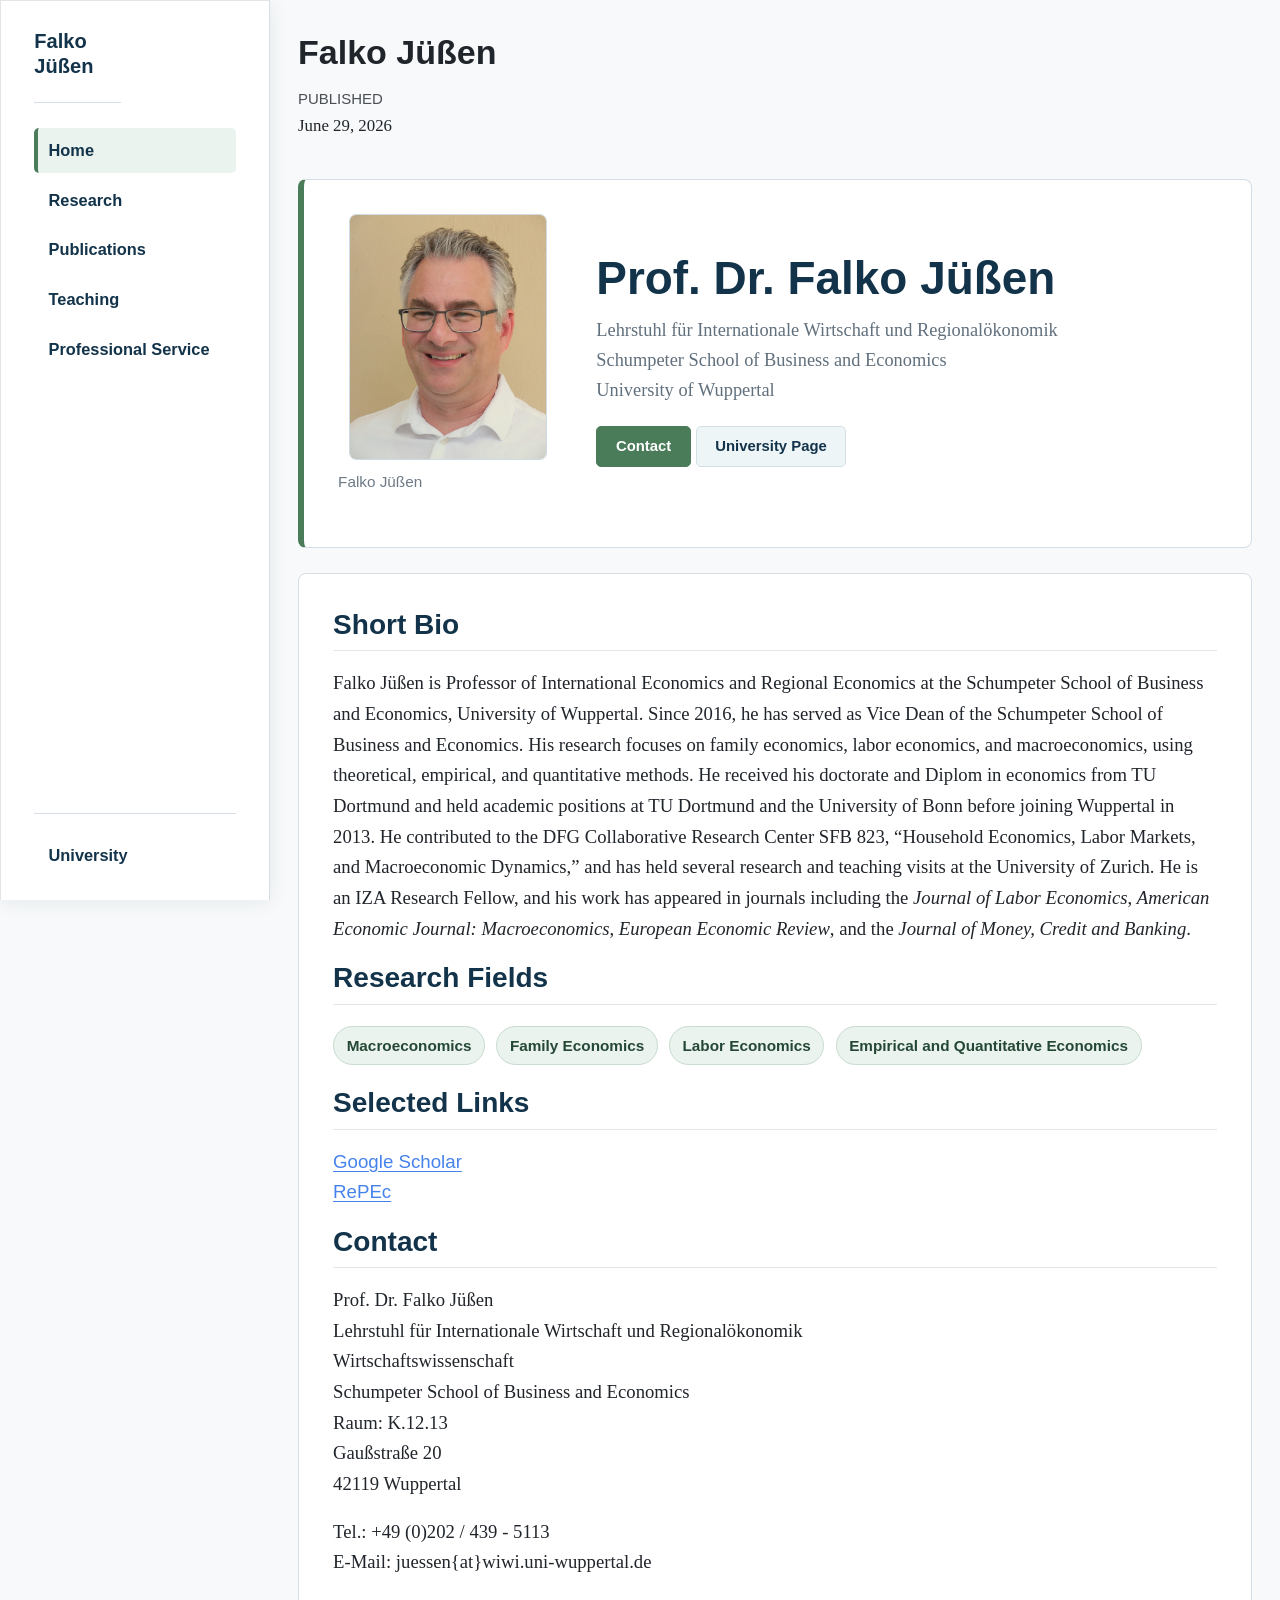
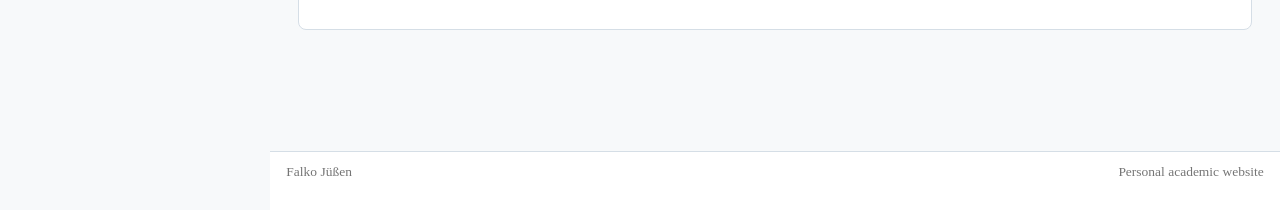
<file: index.html>
<!DOCTYPE html>
<html xmlns="http://www.w3.org/1999/xhtml" lang="en" xml:lang="en"><head>

<meta charset="utf-8">
<meta name="generator" content="quarto-1.9.38">

<meta name="viewport" content="width=device-width, initial-scale=1.0, user-scalable=yes">

<meta name="dcterms.date" content="2026-06-29">

<title>Falko Jüßen</title>
<style>
/* Default styles provided by pandoc.
** See https://pandoc.org/MANUAL.html#variables-for-html for config info.
*/
code{white-space: pre-wrap;}
span.smallcaps{font-variant: small-caps;}
div.columns{display: flex; gap: min(4vw, 1.5em);}
div.column{flex: auto; overflow-x: auto;}
div.hanging-indent{margin-left: 1.5em; text-indent: -1.5em;}
ul.task-list{list-style: none;}
ul.task-list li input[type="checkbox"] {
  width: 0.8em;
  margin: 0 0.8em 0.2em -1em; /* quarto-specific, see https://github.com/quarto-dev/quarto-cli/issues/4556 */ 
  vertical-align: middle;
}
</style>


<script src="site_libs/quarto-nav/quarto-nav.js"></script>
<script src="site_libs/quarto-nav/headroom.min.js"></script>
<script src="site_libs/clipboard/clipboard.min.js"></script>
<script src="site_libs/quarto-html/quarto.js" type="module"></script>
<script src="site_libs/quarto-html/tabsets/tabsets.js" type="module"></script>
<script src="site_libs/quarto-html/popper.min.js"></script>
<script src="site_libs/quarto-html/tippy.umd.min.js"></script>
<script src="site_libs/quarto-html/anchor.min.js"></script>
<link href="site_libs/quarto-html/tippy.css" rel="stylesheet">
<link href="site_libs/quarto-html/quarto-syntax-highlighting-15634bcf2e68342d4ad2dfa704d543f6.css" rel="stylesheet" id="quarto-text-highlighting-styles">
<script src="site_libs/bootstrap/bootstrap.min.js"></script>
<link href="site_libs/bootstrap/bootstrap-icons.css" rel="stylesheet">
<link href="site_libs/bootstrap/bootstrap-d70271683aa93feafeb583e606870e3f.min.css" rel="stylesheet" append-hash="true" id="quarto-bootstrap" data-mode="light">
<script id="quarto-search-options" type="application/json">{
  "language": {
    "search-no-results-text": "No results",
    "search-matching-documents-text": "matching documents",
    "search-copy-link-title": "Copy link to search",
    "search-hide-matches-text": "Hide additional matches",
    "search-more-match-text": "more match in this document",
    "search-more-matches-text": "more matches in this document",
    "search-clear-button-title": "Clear",
    "search-text-placeholder": "",
    "search-detached-cancel-button-title": "Cancel",
    "search-submit-button-title": "Submit",
    "search-label": "Search"
  }
}</script>
<script type="application/ld+json">
{
  "@context": "https://schema.org",
  "@type": "ProfilePage",
  "@id": "https://fjuessen.github.io/#profile",
  "url": "https://fjuessen.github.io/",
  "name": "Falko Jüßen",
  "about": {
    "@type": "Person",
    "@id": "https://fjuessen.github.io/#person",
    "name": "Falko Jüßen",
    "honorificPrefix": "Prof. Dr.",
    "jobTitle": "Professor of International Economics and Regional Economics",
    "url": "https://fjuessen.github.io/",
    "image": "https://fjuessen.github.io/images/Foto_FJ.JPG",
    "worksFor": {
      "@type": "CollegeOrUniversity",
      "name": "University of Wuppertal",
      "url": "https://www.uni-wuppertal.de/"
    },
    "affiliation": {
      "@type": "Organization",
      "name": "Schumpeter School of Business and Economics",
      "url": "https://www.wiwi.uni-wuppertal.de/"
    },
    "sameAs": [
      "https://juessen.wiwi.uni-wuppertal.de/de/",
      "https://scholar.google.com/citations?user=DzQGpAIAAAAJ",
      "https://ideas.repec.org/e/pju38.html"
    ],
    "knowsAbout": [
      "Family economics",
      "Labor economics",
      "Macroeconomics",
      "Empirical economics",
      "Quantitative economics"
    ]
  }
}
</script>


<link rel="stylesheet" href="styles.css">
</head>

<body class="nav-fixed quarto-light">

<div id="quarto-search-results"></div>
  <header id="quarto-header" class="headroom fixed-top">
    <nav class="navbar navbar-expand-lg " data-bs-theme="dark">
      <div class="navbar-container container-fluid">
      <div class="navbar-brand-container mx-auto">
    <a class="navbar-brand" href="./index.html">
    <span class="navbar-title">Falko Jüßen</span>
    </a>
  </div>
          <button class="navbar-toggler" type="button" data-bs-toggle="collapse" data-bs-target="#navbarCollapse" aria-controls="navbarCollapse" role="menu" aria-expanded="false" aria-label="Toggle navigation" onclick="if (window.quartoToggleHeadroom) { window.quartoToggleHeadroom(); }">
  <span class="navbar-toggler-icon"></span>
</button>
          <div class="collapse navbar-collapse" id="navbarCollapse">
            <ul class="navbar-nav navbar-nav-scroll me-auto">
  <li class="nav-item">
    <a class="nav-link active" href="./index.html" aria-current="page"> 
<span class="menu-text">Home</span></a>
  </li>  
  <li class="nav-item">
    <a class="nav-link" href="./research.html"> 
<span class="menu-text">Research</span></a>
  </li>  
  <li class="nav-item">
    <a class="nav-link" href="./publications.html"> 
<span class="menu-text">Publications</span></a>
  </li>  
  <li class="nav-item">
    <a class="nav-link" href="./teaching.html"> 
<span class="menu-text">Teaching</span></a>
  </li>  
  <li class="nav-item">
    <a class="nav-link" href="./service.html"> 
<span class="menu-text">Professional Service</span></a>
  </li>  
</ul>
            <ul class="navbar-nav navbar-nav-scroll ms-auto">
  <li class="nav-item">
    <a class="nav-link" href="https://juessen.wiwi.uni-wuppertal.de/de/"> 
<span class="menu-text">University</span></a>
  </li>  
</ul>
          </div> <!-- /navcollapse -->
            <div class="quarto-navbar-tools">
</div>
      </div> <!-- /container-fluid -->
    </nav>
</header>
<!-- content -->
<div id="quarto-content" class="quarto-container page-columns page-rows-contents page-layout-full page-navbar">
<!-- sidebar -->
<!-- margin-sidebar -->
    
<!-- main -->
<main class="content column-page" id="quarto-document-content">

<header id="title-block-header" class="quarto-title-block default">
<div class="quarto-title">
<h1 class="title">Falko Jüßen</h1>
</div>



<div class="quarto-title-meta column-page">

    
    <div>
    <div class="quarto-title-meta-heading">Published</div>
    <div class="quarto-title-meta-contents">
      <p class="date">June 29, 2026</p>
    </div>
  </div>
  
    
  </div>
  


</header>


<div class="hero">
<div class="hero-photo">
<div class="quarto-figure quarto-figure-center">
<figure class="figure">
<p><img src="images/Foto_FJ.JPG" class="img-fluid figure-img" alt="Falko Jüßen"></p>
<figcaption>Falko Jüßen</figcaption>
</figure>
</div>
</div>
<section id="prof.-dr.-falko-jüßen" class="level1 hero-text">
<h1>Prof.&nbsp;Dr.&nbsp;Falko Jüßen</h1>
<p>Lehrstuhl für Internationale Wirtschaft und Regionalökonomik<br>
Schumpeter School of Business and Economics<br>
University of Wuppertal</p>
<div class="link-row">
<p><a href="#contact" class="btn btn-primary">Contact</a> <a href="https://juessen.wiwi.uni-wuppertal.de/de/" class="btn btn-secondary">University Page</a></p>
</div>
</section>
</div>
<div class="content-wrap">
<section id="short-bio" class="level2">
<h2 class="anchored" data-anchor-id="short-bio">Short Bio</h2>
<p>Falko Jüßen is Professor of International Economics and Regional Economics at the Schumpeter School of Business and Economics, University of Wuppertal. Since 2016, he has served as Vice Dean of the Schumpeter School of Business and Economics. His research focuses on family economics, labor economics, and macroeconomics, using theoretical, empirical, and quantitative methods. He received his doctorate and Diplom in economics from TU Dortmund and held academic positions at TU Dortmund and the University of Bonn before joining Wuppertal in 2013. He contributed to the DFG Collaborative Research Center SFB 823, “Household Economics, Labor Markets, and Macroeconomic Dynamics,” and has held several research and teaching visits at the University of Zurich. He is an IZA Research Fellow, and his work has appeared in journals including the <em>Journal of Labor Economics</em>, <em>American Economic Journal: Macroeconomics</em>, <em>European Economic Review</em>, and the <em>Journal of Money, Credit and Banking</em>.</p>
</section>
<section id="research-fields" class="level2">
<h2 class="anchored" data-anchor-id="research-fields">Research Fields</h2>
<div class="tag-list">
<ul>
<li>Macroeconomics</li>
<li>Family Economics</li>
<li>Labor Economics</li>
<li>Empirical and Quantitative Economics</li>
</ul>
</div>
</section>
<section id="selected-links" class="level2">
<h2 class="anchored" data-anchor-id="selected-links">Selected Links</h2>
<div class="quick-links">
<ul>
<li><a href="https://scholar.google.com/citations?user=DzQGpAIAAAAJ">Google Scholar</a></li>
<li><a href="https://ideas.repec.org/e/pju38.html">RePEc</a></li>
</ul>
</div>
</section>
<section id="contact" class="level2">
<h2 class="anchored" data-anchor-id="contact">Contact</h2>
<p>Prof.&nbsp;Dr.&nbsp;Falko Jüßen<br>
Lehrstuhl für Internationale Wirtschaft und Regionalökonomik<br>
Wirtschaftswissenschaft<br>
Schumpeter School of Business and Economics<br>
Raum: K.12.13<br>
Gaußstraße 20<br>
42119 Wuppertal</p>
<p>Tel.: +49 (0)202 / 439 - 5113<br>
E-Mail: juessen{at}wiwi.uni-wuppertal.de</p>
</section>
</div>



</main> <!-- /main -->
<script id="quarto-html-after-body" type="application/javascript">
  window.document.addEventListener("DOMContentLoaded", function (event) {
    const icon = "";
    const anchorJS = new window.AnchorJS();
    anchorJS.options = {
      placement: 'right',
      icon: icon
    };
    anchorJS.add('.anchored');
    const isCodeAnnotation = (el) => {
      for (const clz of el.classList) {
        if (clz.startsWith('code-annotation-')) {                     
          return true;
        }
      }
      return false;
    }
    const onCopySuccess = function(e) {
      // button target
      const button = e.trigger;
      // don't keep focus
      button.blur();
      // flash "checked"
      button.classList.add('code-copy-button-checked');
      var currentTitle = button.getAttribute("title");
      button.setAttribute("title", "Copied!");
      let tooltip;
      if (window.bootstrap) {
        button.setAttribute("data-bs-toggle", "tooltip");
        button.setAttribute("data-bs-placement", "left");
        button.setAttribute("data-bs-title", "Copied!");
        tooltip = new bootstrap.Tooltip(button, 
          { trigger: "manual", 
            customClass: "code-copy-button-tooltip",
            offset: [0, -8]});
        tooltip.show();    
      }
      setTimeout(function() {
        if (tooltip) {
          tooltip.hide();
          button.removeAttribute("data-bs-title");
          button.removeAttribute("data-bs-toggle");
          button.removeAttribute("data-bs-placement");
        }
        button.setAttribute("title", currentTitle);
        button.classList.remove('code-copy-button-checked');
      }, 1000);
      // clear code selection
      e.clearSelection();
    }
    const getTextToCopy = function(trigger) {
      const outerScaffold = trigger.parentElement.cloneNode(true);
      const codeEl = outerScaffold.querySelector('code');
      for (const childEl of codeEl.children) {
        if (isCodeAnnotation(childEl)) {
          childEl.remove();
        }
      }
      return codeEl.innerText;
    }
    const clipboard = new window.ClipboardJS('.code-copy-button:not([data-in-quarto-modal])', {
      text: getTextToCopy
    });
    clipboard.on('success', onCopySuccess);
    if (window.document.getElementById('quarto-embedded-source-code-modal')) {
      const clipboardModal = new window.ClipboardJS('.code-copy-button[data-in-quarto-modal]', {
        text: getTextToCopy,
        container: window.document.getElementById('quarto-embedded-source-code-modal')
      });
      clipboardModal.on('success', onCopySuccess);
    }
      var localhostRegex = new RegExp(/^(?:http|https):\/\/localhost\:?[0-9]*\//);
      var mailtoRegex = new RegExp(/^mailto:/);
        var filterRegex = new RegExp("https:\/\/fjuessen\.github\.io");
      var isInternal = (href) => {
          return filterRegex.test(href) || localhostRegex.test(href) || mailtoRegex.test(href);
      }
      // Inspect non-navigation links and adorn them if external
     var links = window.document.querySelectorAll('a[href]:not(.nav-link):not(.navbar-brand):not(.toc-action):not(.sidebar-link):not(.sidebar-item-toggle):not(.pagination-link):not(.no-external):not([aria-hidden]):not(.dropdown-item):not(.quarto-navigation-tool):not(.about-link)');
      for (var i=0; i<links.length; i++) {
        const link = links[i];
        if (!isInternal(link.href)) {
          // undo the damage that might have been done by quarto-nav.js in the case of
          // links that we want to consider external
          if (link.dataset.originalHref !== undefined) {
            link.href = link.dataset.originalHref;
          }
        }
      }
    function tippyHover(el, contentFn, onTriggerFn, onUntriggerFn) {
      const config = {
        allowHTML: true,
        maxWidth: 500,
        delay: 100,
        arrow: false,
        appendTo: function(el) {
            return el.parentElement;
        },
        interactive: true,
        interactiveBorder: 10,
        theme: 'quarto',
        placement: 'bottom-start',
      };
      if (contentFn) {
        config.content = contentFn;
      }
      if (onTriggerFn) {
        config.onTrigger = onTriggerFn;
      }
      if (onUntriggerFn) {
        config.onUntrigger = onUntriggerFn;
      }
      window.tippy(el, config); 
    }
    const noterefs = window.document.querySelectorAll('a[role="doc-noteref"]');
    for (var i=0; i<noterefs.length; i++) {
      const ref = noterefs[i];
      tippyHover(ref, function() {
        // use id or data attribute instead here
        let href = ref.getAttribute('data-footnote-href') || ref.getAttribute('href');
        try { href = new URL(href).hash; } catch {}
        const id = href.replace(/^#\/?/, "");
        const note = window.document.getElementById(id);
        if (note) {
          return note.innerHTML;
        } else {
          return "";
        }
      });
    }
    const xrefs = window.document.querySelectorAll('a.quarto-xref');
    const processXRef = (id, note) => {
      // Strip column container classes
      const stripColumnClz = (el) => {
        el.classList.remove("page-full", "page-columns");
        if (el.children) {
          for (const child of el.children) {
            stripColumnClz(child);
          }
        }
      }
      stripColumnClz(note)
      if (id === null || id.startsWith('sec-')) {
        // Special case sections, only their first couple elements
        const container = document.createElement("div");
        if (note.children && note.children.length > 2) {
          container.appendChild(note.children[0].cloneNode(true));
          for (let i = 1; i < note.children.length; i++) {
            const child = note.children[i];
            if (child.tagName === "P" && child.innerText === "") {
              continue;
            } else {
              container.appendChild(child.cloneNode(true));
              break;
            }
          }
          if (window.Quarto?.typesetMath) {
            window.Quarto.typesetMath(container);
          }
          return container.innerHTML
        } else {
          if (window.Quarto?.typesetMath) {
            window.Quarto.typesetMath(note);
          }
          return note.innerHTML;
        }
      } else {
        // Remove any anchor links if they are present
        const anchorLink = note.querySelector('a.anchorjs-link');
        if (anchorLink) {
          anchorLink.remove();
        }
        if (window.Quarto?.typesetMath) {
          window.Quarto.typesetMath(note);
        }
        if (note.classList.contains("callout")) {
          return note.outerHTML;
        } else {
          return note.innerHTML;
        }
      }
    }
    for (var i=0; i<xrefs.length; i++) {
      const xref = xrefs[i];
      tippyHover(xref, undefined, function(instance) {
        instance.disable();
        let url = xref.getAttribute('href');
        let hash = undefined; 
        if (url.startsWith('#')) {
          hash = url;
        } else {
          try { hash = new URL(url).hash; } catch {}
        }
        if (hash) {
          const id = hash.replace(/^#\/?/, "");
          const note = window.document.getElementById(id);
          if (note !== null) {
            try {
              const html = processXRef(id, note.cloneNode(true));
              instance.setContent(html);
            } finally {
              instance.enable();
              instance.show();
            }
          } else {
            // See if we can fetch this
            fetch(url.split('#')[0])
            .then(res => res.text())
            .then(html => {
              const parser = new DOMParser();
              const htmlDoc = parser.parseFromString(html, "text/html");
              const note = htmlDoc.getElementById(id);
              if (note !== null) {
                const html = processXRef(id, note);
                instance.setContent(html);
              } 
            }).finally(() => {
              instance.enable();
              instance.show();
            });
          }
        } else {
          // See if we can fetch a full url (with no hash to target)
          // This is a special case and we should probably do some content thinning / targeting
          fetch(url)
          .then(res => res.text())
          .then(html => {
            const parser = new DOMParser();
            const htmlDoc = parser.parseFromString(html, "text/html");
            const note = htmlDoc.querySelector('main.content');
            if (note !== null) {
              // This should only happen for chapter cross references
              // (since there is no id in the URL)
              // remove the first header
              if (note.children.length > 0 && note.children[0].tagName === "HEADER") {
                note.children[0].remove();
              }
              const html = processXRef(null, note);
              instance.setContent(html);
            } 
          }).finally(() => {
            instance.enable();
            instance.show();
          });
        }
      }, function(instance) {
      });
    }
        let selectedAnnoteEl;
        const selectorForAnnotation = ( cell, annotation) => {
          let cellAttr = 'data-code-cell="' + cell + '"';
          let lineAttr = 'data-code-annotation="' +  annotation + '"';
          const selector = 'span[' + cellAttr + '][' + lineAttr + ']';
          return selector;
        }
        const selectCodeLines = (annoteEl) => {
          const doc = window.document;
          const targetCell = annoteEl.getAttribute("data-target-cell");
          const targetAnnotation = annoteEl.getAttribute("data-target-annotation");
          const annoteSpan = window.document.querySelector(selectorForAnnotation(targetCell, targetAnnotation));
          const lines = annoteSpan.getAttribute("data-code-lines").split(",");
          const lineIds = lines.map((line) => {
            return targetCell + "-" + line;
          })
          let top = null;
          let height = null;
          let parent = null;
          if (lineIds.length > 0) {
              //compute the position of the single el (top and bottom and make a div)
              const el = window.document.getElementById(lineIds[0]);
              top = el.offsetTop;
              height = el.offsetHeight;
              parent = el.parentElement.parentElement;
            if (lineIds.length > 1) {
              const lastEl = window.document.getElementById(lineIds[lineIds.length - 1]);
              const bottom = lastEl.offsetTop + lastEl.offsetHeight;
              height = bottom - top;
            }
            if (top !== null && height !== null && parent !== null) {
              // cook up a div (if necessary) and position it 
              let div = window.document.getElementById("code-annotation-line-highlight");
              if (div === null) {
                div = window.document.createElement("div");
                div.setAttribute("id", "code-annotation-line-highlight");
                div.style.position = 'absolute';
                parent.appendChild(div);
              }
              div.style.top = top - 2 + "px";
              div.style.height = height + 4 + "px";
              div.style.left = 0;
              let gutterDiv = window.document.getElementById("code-annotation-line-highlight-gutter");
              if (gutterDiv === null) {
                gutterDiv = window.document.createElement("div");
                gutterDiv.setAttribute("id", "code-annotation-line-highlight-gutter");
                gutterDiv.style.position = 'absolute';
                const codeCell = window.document.getElementById(targetCell);
                const gutter = codeCell.querySelector('.code-annotation-gutter');
                gutter.appendChild(gutterDiv);
              }
              gutterDiv.style.top = top - 2 + "px";
              gutterDiv.style.height = height + 4 + "px";
            }
            selectedAnnoteEl = annoteEl;
          }
        };
        const unselectCodeLines = () => {
          const elementsIds = ["code-annotation-line-highlight", "code-annotation-line-highlight-gutter"];
          elementsIds.forEach((elId) => {
            const div = window.document.getElementById(elId);
            if (div) {
              div.remove();
            }
          });
          selectedAnnoteEl = undefined;
        };
          // Handle positioning of the toggle
      window.addEventListener(
        "resize",
        throttle(() => {
          elRect = undefined;
          if (selectedAnnoteEl) {
            selectCodeLines(selectedAnnoteEl);
          }
        }, 10)
      );
      function throttle(fn, ms) {
      let throttle = false;
      let timer;
        return (...args) => {
          if(!throttle) { // first call gets through
              fn.apply(this, args);
              throttle = true;
          } else { // all the others get throttled
              if(timer) clearTimeout(timer); // cancel #2
              timer = setTimeout(() => {
                fn.apply(this, args);
                timer = throttle = false;
              }, ms);
          }
        };
      }
        // Attach click handler to the DT
        const annoteDls = window.document.querySelectorAll('dt[data-target-cell]');
        for (const annoteDlNode of annoteDls) {
          annoteDlNode.addEventListener('click', (event) => {
            const clickedEl = event.target;
            if (clickedEl !== selectedAnnoteEl) {
              unselectCodeLines();
              const activeEl = window.document.querySelector('dt[data-target-cell].code-annotation-active');
              if (activeEl) {
                activeEl.classList.remove('code-annotation-active');
              }
              selectCodeLines(clickedEl);
              clickedEl.classList.add('code-annotation-active');
            } else {
              // Unselect the line
              unselectCodeLines();
              clickedEl.classList.remove('code-annotation-active');
            }
          });
        }
    const findCites = (el) => {
      const parentEl = el.parentElement;
      if (parentEl) {
        const cites = parentEl.dataset.cites;
        if (cites) {
          return {
            el,
            cites: cites.split(' ')
          };
        } else {
          return findCites(el.parentElement)
        }
      } else {
        return undefined;
      }
    };
    var bibliorefs = window.document.querySelectorAll('a[role="doc-biblioref"]');
    for (var i=0; i<bibliorefs.length; i++) {
      const ref = bibliorefs[i];
      const citeInfo = findCites(ref);
      if (citeInfo) {
        tippyHover(citeInfo.el, function() {
          var popup = window.document.createElement('div');
          citeInfo.cites.forEach(function(cite) {
            var citeDiv = window.document.createElement('div');
            citeDiv.classList.add('hanging-indent');
            citeDiv.classList.add('csl-entry');
            var biblioDiv = window.document.getElementById('ref-' + cite);
            if (biblioDiv) {
              citeDiv.innerHTML = biblioDiv.innerHTML;
            }
            popup.appendChild(citeDiv);
          });
          return popup.innerHTML;
        });
      }
    }
  });
  </script>
</div> <!-- /content -->
<footer class="footer">
  <div class="nav-footer">
    <div class="nav-footer-left">
<p>Falko Jüßen</p>
</div>   
    <div class="nav-footer-center">
      &nbsp;
    </div>
    <div class="nav-footer-right">
<p>Personal academic website</p>
</div>
  </div>
</footer>




</body></html>
</file>
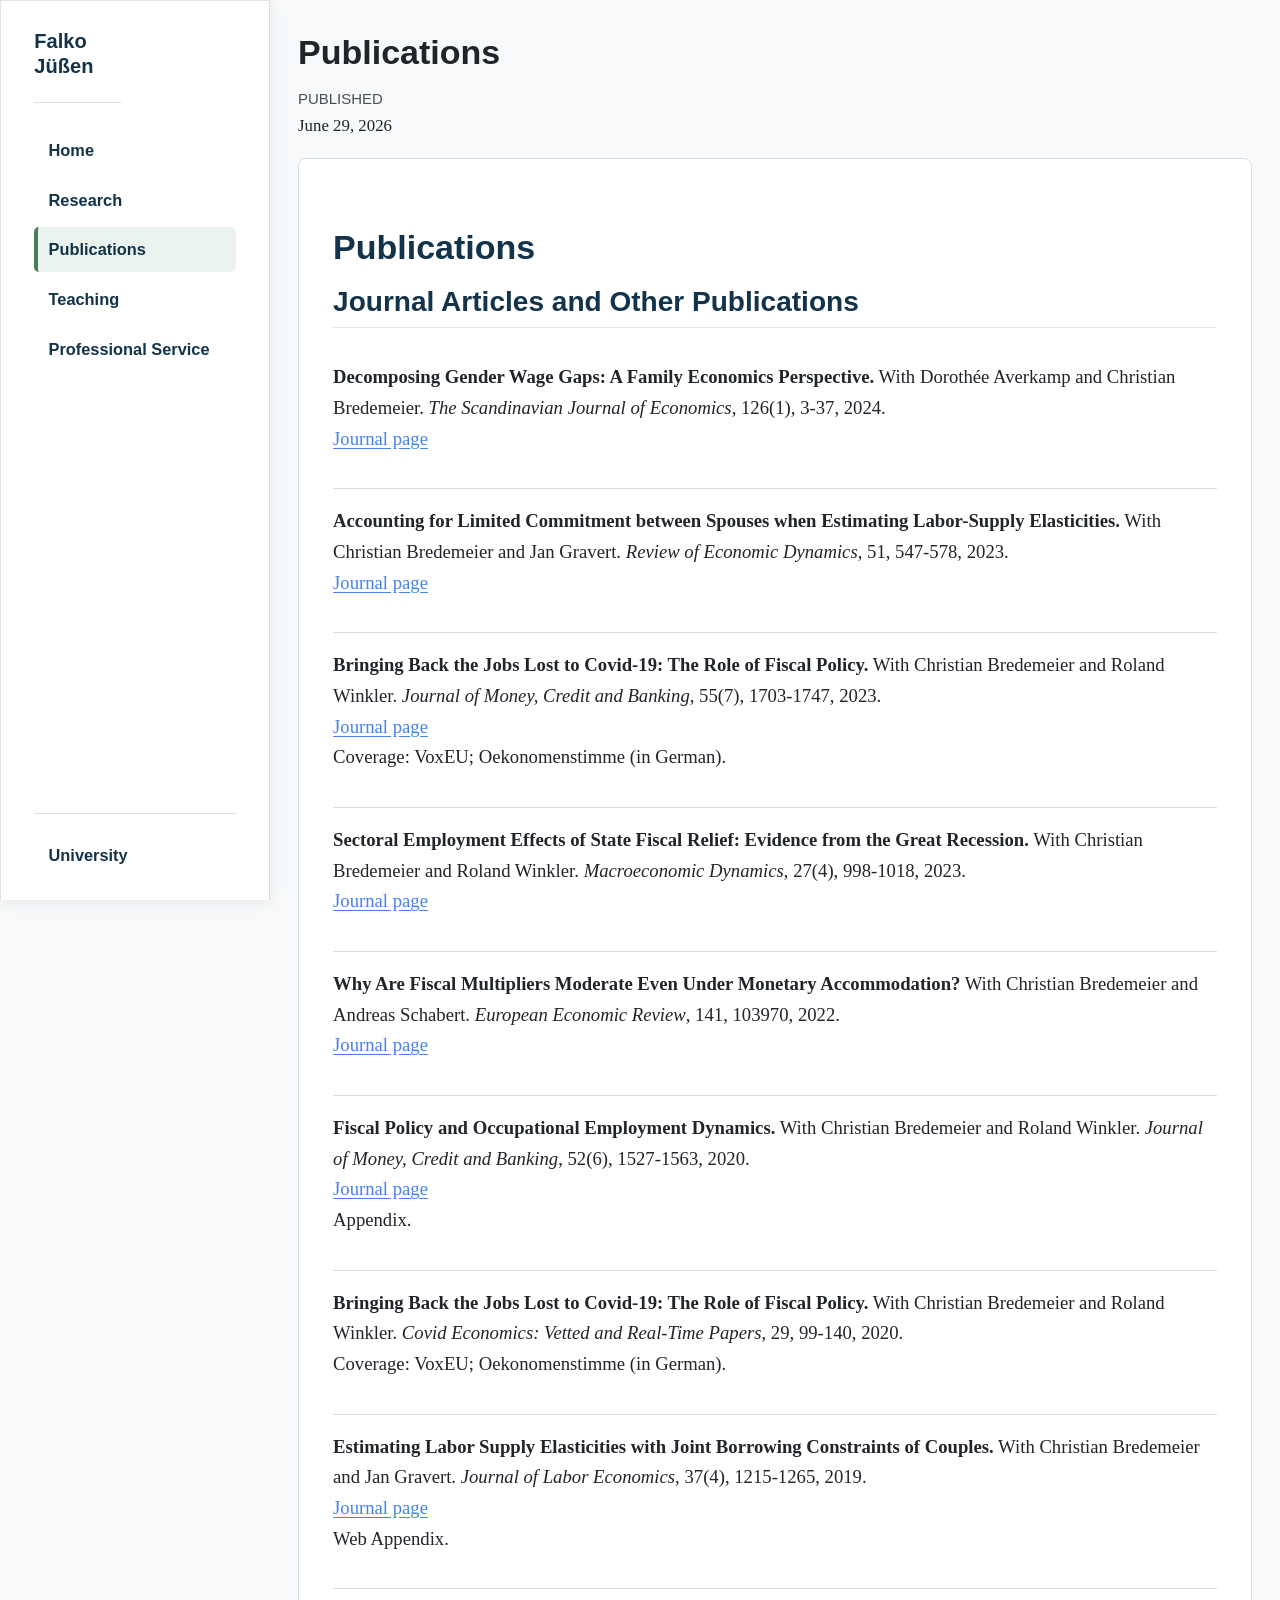
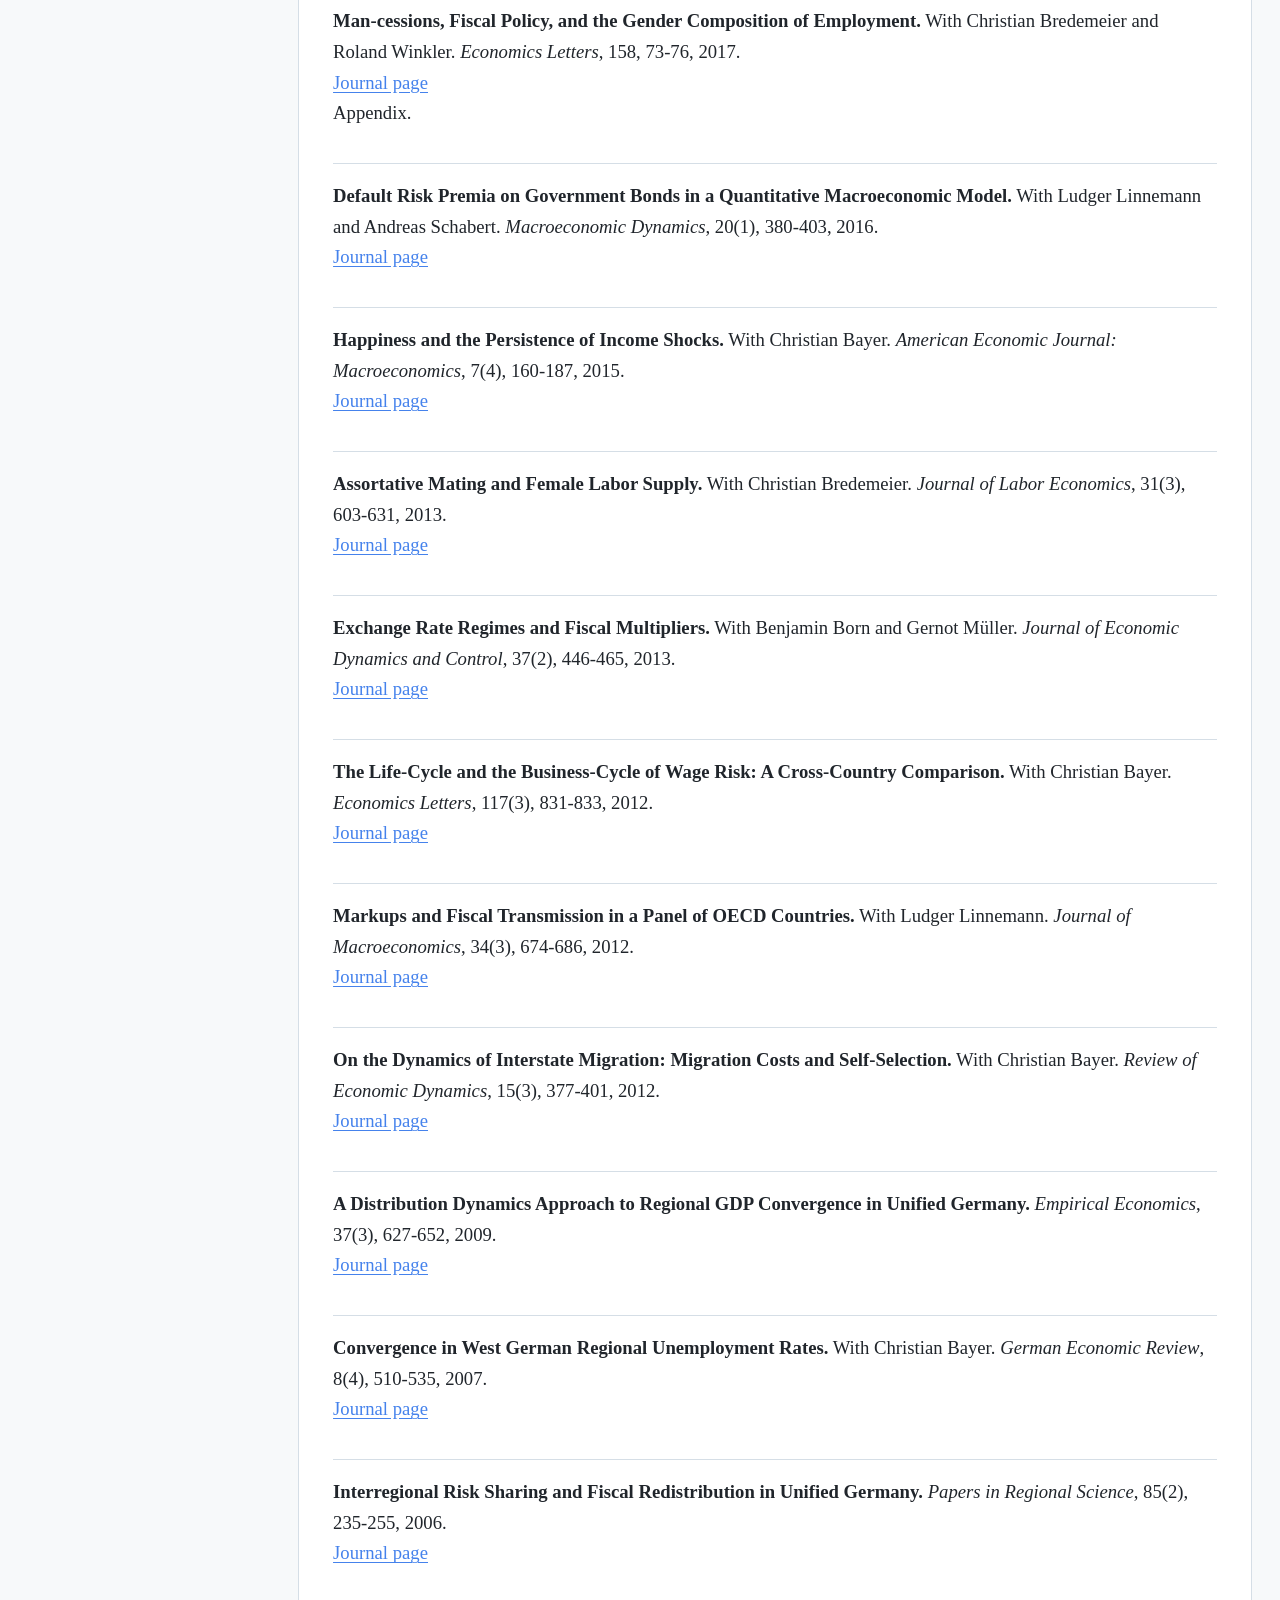
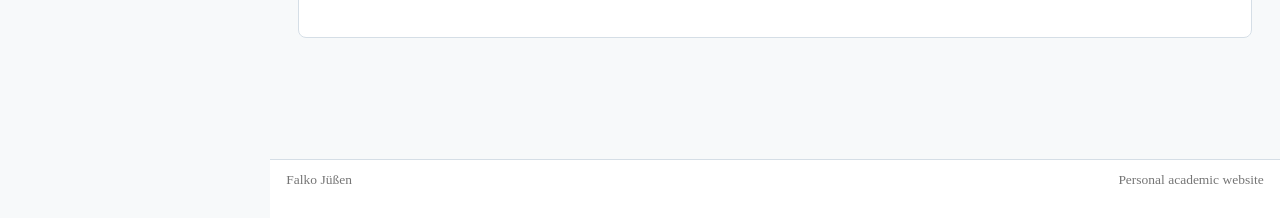
<file: publications.html>
<!DOCTYPE html>
<html xmlns="http://www.w3.org/1999/xhtml" lang="en" xml:lang="en"><head>

<meta charset="utf-8">
<meta name="generator" content="quarto-1.9.38">

<meta name="viewport" content="width=device-width, initial-scale=1.0, user-scalable=yes">

<meta name="dcterms.date" content="2026-06-29">

<title>Publications – Falko Jüßen</title>
<style>
/* Default styles provided by pandoc.
** See https://pandoc.org/MANUAL.html#variables-for-html for config info.
*/
code{white-space: pre-wrap;}
span.smallcaps{font-variant: small-caps;}
div.columns{display: flex; gap: min(4vw, 1.5em);}
div.column{flex: auto; overflow-x: auto;}
div.hanging-indent{margin-left: 1.5em; text-indent: -1.5em;}
ul.task-list{list-style: none;}
ul.task-list li input[type="checkbox"] {
  width: 0.8em;
  margin: 0 0.8em 0.2em -1em; /* quarto-specific, see https://github.com/quarto-dev/quarto-cli/issues/4556 */ 
  vertical-align: middle;
}
</style>


<script src="site_libs/quarto-nav/quarto-nav.js"></script>
<script src="site_libs/quarto-nav/headroom.min.js"></script>
<script src="site_libs/clipboard/clipboard.min.js"></script>
<script src="site_libs/quarto-html/quarto.js" type="module"></script>
<script src="site_libs/quarto-html/tabsets/tabsets.js" type="module"></script>
<script src="site_libs/quarto-html/popper.min.js"></script>
<script src="site_libs/quarto-html/tippy.umd.min.js"></script>
<script src="site_libs/quarto-html/anchor.min.js"></script>
<link href="site_libs/quarto-html/tippy.css" rel="stylesheet">
<link href="site_libs/quarto-html/quarto-syntax-highlighting-15634bcf2e68342d4ad2dfa704d543f6.css" rel="stylesheet" id="quarto-text-highlighting-styles">
<script src="site_libs/bootstrap/bootstrap.min.js"></script>
<link href="site_libs/bootstrap/bootstrap-icons.css" rel="stylesheet">
<link href="site_libs/bootstrap/bootstrap-d70271683aa93feafeb583e606870e3f.min.css" rel="stylesheet" append-hash="true" id="quarto-bootstrap" data-mode="light">
<script id="quarto-search-options" type="application/json">{
  "language": {
    "search-no-results-text": "No results",
    "search-matching-documents-text": "matching documents",
    "search-copy-link-title": "Copy link to search",
    "search-hide-matches-text": "Hide additional matches",
    "search-more-match-text": "more match in this document",
    "search-more-matches-text": "more matches in this document",
    "search-clear-button-title": "Clear",
    "search-text-placeholder": "",
    "search-detached-cancel-button-title": "Cancel",
    "search-submit-button-title": "Submit",
    "search-label": "Search"
  }
}</script>
<script type="application/ld+json">
{
  "@context": "https://schema.org",
  "@type": "ProfilePage",
  "@id": "https://fjuessen.github.io/#profile",
  "url": "https://fjuessen.github.io/",
  "name": "Falko Jüßen",
  "about": {
    "@type": "Person",
    "@id": "https://fjuessen.github.io/#person",
    "name": "Falko Jüßen",
    "honorificPrefix": "Prof. Dr.",
    "jobTitle": "Professor of International Economics and Regional Economics",
    "url": "https://fjuessen.github.io/",
    "image": "https://fjuessen.github.io/images/Foto_FJ.JPG",
    "worksFor": {
      "@type": "CollegeOrUniversity",
      "name": "University of Wuppertal",
      "url": "https://www.uni-wuppertal.de/"
    },
    "affiliation": {
      "@type": "Organization",
      "name": "Schumpeter School of Business and Economics",
      "url": "https://www.wiwi.uni-wuppertal.de/"
    },
    "sameAs": [
      "https://juessen.wiwi.uni-wuppertal.de/de/",
      "https://scholar.google.com/citations?user=DzQGpAIAAAAJ",
      "https://ideas.repec.org/e/pju38.html"
    ],
    "knowsAbout": [
      "Family economics",
      "Labor economics",
      "Macroeconomics",
      "Empirical economics",
      "Quantitative economics"
    ]
  }
}
</script>


<link rel="stylesheet" href="styles.css">
</head>

<body class="nav-fixed quarto-light">

<div id="quarto-search-results"></div>
  <header id="quarto-header" class="headroom fixed-top">
    <nav class="navbar navbar-expand-lg " data-bs-theme="dark">
      <div class="navbar-container container-fluid">
      <div class="navbar-brand-container mx-auto">
    <a class="navbar-brand" href="./index.html">
    <span class="navbar-title">Falko Jüßen</span>
    </a>
  </div>
          <button class="navbar-toggler" type="button" data-bs-toggle="collapse" data-bs-target="#navbarCollapse" aria-controls="navbarCollapse" role="menu" aria-expanded="false" aria-label="Toggle navigation" onclick="if (window.quartoToggleHeadroom) { window.quartoToggleHeadroom(); }">
  <span class="navbar-toggler-icon"></span>
</button>
          <div class="collapse navbar-collapse" id="navbarCollapse">
            <ul class="navbar-nav navbar-nav-scroll me-auto">
  <li class="nav-item">
    <a class="nav-link" href="./index.html"> 
<span class="menu-text">Home</span></a>
  </li>  
  <li class="nav-item">
    <a class="nav-link" href="./research.html"> 
<span class="menu-text">Research</span></a>
  </li>  
  <li class="nav-item">
    <a class="nav-link active" href="./publications.html" aria-current="page"> 
<span class="menu-text">Publications</span></a>
  </li>  
  <li class="nav-item">
    <a class="nav-link" href="./teaching.html"> 
<span class="menu-text">Teaching</span></a>
  </li>  
  <li class="nav-item">
    <a class="nav-link" href="./service.html"> 
<span class="menu-text">Professional Service</span></a>
  </li>  
</ul>
            <ul class="navbar-nav navbar-nav-scroll ms-auto">
  <li class="nav-item">
    <a class="nav-link" href="https://juessen.wiwi.uni-wuppertal.de/de/"> 
<span class="menu-text">University</span></a>
  </li>  
</ul>
          </div> <!-- /navcollapse -->
            <div class="quarto-navbar-tools">
</div>
      </div> <!-- /container-fluid -->
    </nav>
</header>
<!-- content -->
<div id="quarto-content" class="quarto-container page-columns page-rows-contents page-layout-full page-navbar">
<!-- sidebar -->
<!-- margin-sidebar -->
    
<!-- main -->
<main class="content column-page" id="quarto-document-content">

<header id="title-block-header" class="quarto-title-block default">
<div class="quarto-title">
<h1 class="title">Publications</h1>
</div>



<div class="quarto-title-meta column-page">

    
    <div>
    <div class="quarto-title-meta-heading">Published</div>
    <div class="quarto-title-meta-contents">
      <p class="date">June 29, 2026</p>
    </div>
  </div>
  
    
  </div>
  


</header>


<section id="publications" class="level1 content-wrap">
<h1>Publications</h1>
<section id="journal-articles-and-other-publications" class="level2">
<h2 class="anchored" data-anchor-id="journal-articles-and-other-publications">Journal Articles and Other Publications</h2>
<div class="publication">
<p><strong>Decomposing Gender Wage Gaps: A Family Economics Perspective.</strong> With Dorothée Averkamp and Christian Bredemeier. <em>The Scandinavian Journal of Economics</em>, 126(1), 3-37, 2024.<br>
<a href="https://doi.org/10.1111/sjoe.12542">Journal page</a></p>
</div>
<div class="publication">
<p><strong>Accounting for Limited Commitment between Spouses when Estimating Labor-Supply Elasticities.</strong> With Christian Bredemeier and Jan Gravert. <em>Review of Economic Dynamics</em>, 51, 547-578, 2023.<br>
<a href="https://doi.org/10.1016/j.red.2023.06.002">Journal page</a></p>
</div>
<div class="publication">
<p><strong>Bringing Back the Jobs Lost to Covid-19: The Role of Fiscal Policy.</strong> With Christian Bredemeier and Roland Winkler. <em>Journal of Money, Credit and Banking</em>, 55(7), 1703-1747, 2023.<br>
<a href="https://doi.org/10.1111/jmcb.13005">Journal page</a><br>
Coverage: VoxEU; Oekonomenstimme (in German).</p>
</div>
<div class="publication">
<p><strong>Sectoral Employment Effects of State Fiscal Relief: Evidence from the Great Recession.</strong> With Christian Bredemeier and Roland Winkler. <em>Macroeconomic Dynamics</em>, 27(4), 998-1018, 2023.<br>
<a href="https://doi.org/10.1017/S1365100522000062">Journal page</a></p>
</div>
<div class="publication">
<p><strong>Why Are Fiscal Multipliers Moderate Even Under Monetary Accommodation?</strong> With Christian Bredemeier and Andreas Schabert. <em>European Economic Review</em>, 141, 103970, 2022.<br>
<a href="https://doi.org/10.1016/j.euroecorev.2021.103970">Journal page</a></p>
</div>
<div class="publication">
<p><strong>Fiscal Policy and Occupational Employment Dynamics.</strong> With Christian Bredemeier and Roland Winkler. <em>Journal of Money, Credit and Banking</em>, 52(6), 1527-1563, 2020.<br>
<a href="https://doi.org/10.1111/jmcb.12627">Journal page</a><br>
Appendix.</p>
</div>
<div class="publication">
<p><strong>Bringing Back the Jobs Lost to Covid-19: The Role of Fiscal Policy.</strong> With Christian Bredemeier and Roland Winkler. <em>Covid Economics: Vetted and Real-Time Papers</em>, 29, 99-140, 2020.<br>
Coverage: VoxEU; Oekonomenstimme (in German).</p>
</div>
<div class="publication">
<p><strong>Estimating Labor Supply Elasticities with Joint Borrowing Constraints of Couples.</strong> With Christian Bredemeier and Jan Gravert. <em>Journal of Labor Economics</em>, 37(4), 1215-1265, 2019.<br>
<a href="https://doi.org/10.1086/703148">Journal page</a><br>
Web Appendix.</p>
</div>
<div class="publication">
<p><strong>Man-cessions, Fiscal Policy, and the Gender Composition of Employment.</strong> With Christian Bredemeier and Roland Winkler. <em>Economics Letters</em>, 158, 73-76, 2017.<br>
<a href="https://doi.org/10.1016/j.econlet.2017.06.022">Journal page</a><br>
Appendix.</p>
</div>
<div class="publication">
<p><strong>Default Risk Premia on Government Bonds in a Quantitative Macroeconomic Model.</strong> With Ludger Linnemann and Andreas Schabert. <em>Macroeconomic Dynamics</em>, 20(1), 380-403, 2016.<br>
<a href="https://doi.org/10.1017/S1365100514000431">Journal page</a></p>
</div>
<div class="publication">
<p><strong>Happiness and the Persistence of Income Shocks.</strong> With Christian Bayer. <em>American Economic Journal: Macroeconomics</em>, 7(4), 160-187, 2015.<br>
<a href="https://doi.org/10.1257/mac.20120163">Journal page</a></p>
</div>
<div class="publication">
<p><strong>Assortative Mating and Female Labor Supply.</strong> With Christian Bredemeier. <em>Journal of Labor Economics</em>, 31(3), 603-631, 2013.<br>
<a href="https://doi.org/10.1086/669820">Journal page</a></p>
</div>
<div class="publication">
<p><strong>Exchange Rate Regimes and Fiscal Multipliers.</strong> With Benjamin Born and Gernot Müller. <em>Journal of Economic Dynamics and Control</em>, 37(2), 446-465, 2013.<br>
<a href="https://doi.org/10.1016/j.jedc.2012.09.014">Journal page</a></p>
</div>
<div class="publication">
<p><strong>The Life-Cycle and the Business-Cycle of Wage Risk: A Cross-Country Comparison.</strong> With Christian Bayer. <em>Economics Letters</em>, 117(3), 831-833, 2012.<br>
<a href="https://doi.org/10.1016/j.econlet.2012.08.004">Journal page</a></p>
</div>
<div class="publication">
<p><strong>Markups and Fiscal Transmission in a Panel of OECD Countries.</strong> With Ludger Linnemann. <em>Journal of Macroeconomics</em>, 34(3), 674-686, 2012.<br>
<a href="https://doi.org/10.1016/j.jmacro.2012.05.005">Journal page</a></p>
</div>
<div class="publication">
<p><strong>On the Dynamics of Interstate Migration: Migration Costs and Self-Selection.</strong> With Christian Bayer. <em>Review of Economic Dynamics</em>, 15(3), 377-401, 2012.<br>
<a href="https://doi.org/10.1016/j.red.2012.02.002">Journal page</a></p>
</div>
<div class="publication">
<p><strong>A Distribution Dynamics Approach to Regional GDP Convergence in Unified Germany.</strong> <em>Empirical Economics</em>, 37(3), 627-652, 2009.<br>
<a href="https://doi.org/10.1007/s00181-008-0250-x">Journal page</a></p>
</div>
<div class="publication">
<p><strong>Convergence in West German Regional Unemployment Rates.</strong> With Christian Bayer. <em>German Economic Review</em>, 8(4), 510-535, 2007.<br>
<a href="https://doi.org/10.1111/j.1468-0475.2007.00416.x">Journal page</a></p>
</div>
<div class="publication">
<p><strong>Interregional Risk Sharing and Fiscal Redistribution in Unified Germany.</strong> <em>Papers in Regional Science</em>, 85(2), 235-255, 2006.<br>
<a href="https://doi.org/10.1111/j.1435-5957.2006.00085.x">Journal page</a></p>
</div>
</section>
</section>



</main> <!-- /main -->
<script id="quarto-html-after-body" type="application/javascript">
  window.document.addEventListener("DOMContentLoaded", function (event) {
    const icon = "";
    const anchorJS = new window.AnchorJS();
    anchorJS.options = {
      placement: 'right',
      icon: icon
    };
    anchorJS.add('.anchored');
    const isCodeAnnotation = (el) => {
      for (const clz of el.classList) {
        if (clz.startsWith('code-annotation-')) {                     
          return true;
        }
      }
      return false;
    }
    const onCopySuccess = function(e) {
      // button target
      const button = e.trigger;
      // don't keep focus
      button.blur();
      // flash "checked"
      button.classList.add('code-copy-button-checked');
      var currentTitle = button.getAttribute("title");
      button.setAttribute("title", "Copied!");
      let tooltip;
      if (window.bootstrap) {
        button.setAttribute("data-bs-toggle", "tooltip");
        button.setAttribute("data-bs-placement", "left");
        button.setAttribute("data-bs-title", "Copied!");
        tooltip = new bootstrap.Tooltip(button, 
          { trigger: "manual", 
            customClass: "code-copy-button-tooltip",
            offset: [0, -8]});
        tooltip.show();    
      }
      setTimeout(function() {
        if (tooltip) {
          tooltip.hide();
          button.removeAttribute("data-bs-title");
          button.removeAttribute("data-bs-toggle");
          button.removeAttribute("data-bs-placement");
        }
        button.setAttribute("title", currentTitle);
        button.classList.remove('code-copy-button-checked');
      }, 1000);
      // clear code selection
      e.clearSelection();
    }
    const getTextToCopy = function(trigger) {
      const outerScaffold = trigger.parentElement.cloneNode(true);
      const codeEl = outerScaffold.querySelector('code');
      for (const childEl of codeEl.children) {
        if (isCodeAnnotation(childEl)) {
          childEl.remove();
        }
      }
      return codeEl.innerText;
    }
    const clipboard = new window.ClipboardJS('.code-copy-button:not([data-in-quarto-modal])', {
      text: getTextToCopy
    });
    clipboard.on('success', onCopySuccess);
    if (window.document.getElementById('quarto-embedded-source-code-modal')) {
      const clipboardModal = new window.ClipboardJS('.code-copy-button[data-in-quarto-modal]', {
        text: getTextToCopy,
        container: window.document.getElementById('quarto-embedded-source-code-modal')
      });
      clipboardModal.on('success', onCopySuccess);
    }
      var localhostRegex = new RegExp(/^(?:http|https):\/\/localhost\:?[0-9]*\//);
      var mailtoRegex = new RegExp(/^mailto:/);
        var filterRegex = new RegExp("https:\/\/fjuessen\.github\.io");
      var isInternal = (href) => {
          return filterRegex.test(href) || localhostRegex.test(href) || mailtoRegex.test(href);
      }
      // Inspect non-navigation links and adorn them if external
     var links = window.document.querySelectorAll('a[href]:not(.nav-link):not(.navbar-brand):not(.toc-action):not(.sidebar-link):not(.sidebar-item-toggle):not(.pagination-link):not(.no-external):not([aria-hidden]):not(.dropdown-item):not(.quarto-navigation-tool):not(.about-link)');
      for (var i=0; i<links.length; i++) {
        const link = links[i];
        if (!isInternal(link.href)) {
          // undo the damage that might have been done by quarto-nav.js in the case of
          // links that we want to consider external
          if (link.dataset.originalHref !== undefined) {
            link.href = link.dataset.originalHref;
          }
        }
      }
    function tippyHover(el, contentFn, onTriggerFn, onUntriggerFn) {
      const config = {
        allowHTML: true,
        maxWidth: 500,
        delay: 100,
        arrow: false,
        appendTo: function(el) {
            return el.parentElement;
        },
        interactive: true,
        interactiveBorder: 10,
        theme: 'quarto',
        placement: 'bottom-start',
      };
      if (contentFn) {
        config.content = contentFn;
      }
      if (onTriggerFn) {
        config.onTrigger = onTriggerFn;
      }
      if (onUntriggerFn) {
        config.onUntrigger = onUntriggerFn;
      }
      window.tippy(el, config); 
    }
    const noterefs = window.document.querySelectorAll('a[role="doc-noteref"]');
    for (var i=0; i<noterefs.length; i++) {
      const ref = noterefs[i];
      tippyHover(ref, function() {
        // use id or data attribute instead here
        let href = ref.getAttribute('data-footnote-href') || ref.getAttribute('href');
        try { href = new URL(href).hash; } catch {}
        const id = href.replace(/^#\/?/, "");
        const note = window.document.getElementById(id);
        if (note) {
          return note.innerHTML;
        } else {
          return "";
        }
      });
    }
    const xrefs = window.document.querySelectorAll('a.quarto-xref');
    const processXRef = (id, note) => {
      // Strip column container classes
      const stripColumnClz = (el) => {
        el.classList.remove("page-full", "page-columns");
        if (el.children) {
          for (const child of el.children) {
            stripColumnClz(child);
          }
        }
      }
      stripColumnClz(note)
      if (id === null || id.startsWith('sec-')) {
        // Special case sections, only their first couple elements
        const container = document.createElement("div");
        if (note.children && note.children.length > 2) {
          container.appendChild(note.children[0].cloneNode(true));
          for (let i = 1; i < note.children.length; i++) {
            const child = note.children[i];
            if (child.tagName === "P" && child.innerText === "") {
              continue;
            } else {
              container.appendChild(child.cloneNode(true));
              break;
            }
          }
          if (window.Quarto?.typesetMath) {
            window.Quarto.typesetMath(container);
          }
          return container.innerHTML
        } else {
          if (window.Quarto?.typesetMath) {
            window.Quarto.typesetMath(note);
          }
          return note.innerHTML;
        }
      } else {
        // Remove any anchor links if they are present
        const anchorLink = note.querySelector('a.anchorjs-link');
        if (anchorLink) {
          anchorLink.remove();
        }
        if (window.Quarto?.typesetMath) {
          window.Quarto.typesetMath(note);
        }
        if (note.classList.contains("callout")) {
          return note.outerHTML;
        } else {
          return note.innerHTML;
        }
      }
    }
    for (var i=0; i<xrefs.length; i++) {
      const xref = xrefs[i];
      tippyHover(xref, undefined, function(instance) {
        instance.disable();
        let url = xref.getAttribute('href');
        let hash = undefined; 
        if (url.startsWith('#')) {
          hash = url;
        } else {
          try { hash = new URL(url).hash; } catch {}
        }
        if (hash) {
          const id = hash.replace(/^#\/?/, "");
          const note = window.document.getElementById(id);
          if (note !== null) {
            try {
              const html = processXRef(id, note.cloneNode(true));
              instance.setContent(html);
            } finally {
              instance.enable();
              instance.show();
            }
          } else {
            // See if we can fetch this
            fetch(url.split('#')[0])
            .then(res => res.text())
            .then(html => {
              const parser = new DOMParser();
              const htmlDoc = parser.parseFromString(html, "text/html");
              const note = htmlDoc.getElementById(id);
              if (note !== null) {
                const html = processXRef(id, note);
                instance.setContent(html);
              } 
            }).finally(() => {
              instance.enable();
              instance.show();
            });
          }
        } else {
          // See if we can fetch a full url (with no hash to target)
          // This is a special case and we should probably do some content thinning / targeting
          fetch(url)
          .then(res => res.text())
          .then(html => {
            const parser = new DOMParser();
            const htmlDoc = parser.parseFromString(html, "text/html");
            const note = htmlDoc.querySelector('main.content');
            if (note !== null) {
              // This should only happen for chapter cross references
              // (since there is no id in the URL)
              // remove the first header
              if (note.children.length > 0 && note.children[0].tagName === "HEADER") {
                note.children[0].remove();
              }
              const html = processXRef(null, note);
              instance.setContent(html);
            } 
          }).finally(() => {
            instance.enable();
            instance.show();
          });
        }
      }, function(instance) {
      });
    }
        let selectedAnnoteEl;
        const selectorForAnnotation = ( cell, annotation) => {
          let cellAttr = 'data-code-cell="' + cell + '"';
          let lineAttr = 'data-code-annotation="' +  annotation + '"';
          const selector = 'span[' + cellAttr + '][' + lineAttr + ']';
          return selector;
        }
        const selectCodeLines = (annoteEl) => {
          const doc = window.document;
          const targetCell = annoteEl.getAttribute("data-target-cell");
          const targetAnnotation = annoteEl.getAttribute("data-target-annotation");
          const annoteSpan = window.document.querySelector(selectorForAnnotation(targetCell, targetAnnotation));
          const lines = annoteSpan.getAttribute("data-code-lines").split(",");
          const lineIds = lines.map((line) => {
            return targetCell + "-" + line;
          })
          let top = null;
          let height = null;
          let parent = null;
          if (lineIds.length > 0) {
              //compute the position of the single el (top and bottom and make a div)
              const el = window.document.getElementById(lineIds[0]);
              top = el.offsetTop;
              height = el.offsetHeight;
              parent = el.parentElement.parentElement;
            if (lineIds.length > 1) {
              const lastEl = window.document.getElementById(lineIds[lineIds.length - 1]);
              const bottom = lastEl.offsetTop + lastEl.offsetHeight;
              height = bottom - top;
            }
            if (top !== null && height !== null && parent !== null) {
              // cook up a div (if necessary) and position it 
              let div = window.document.getElementById("code-annotation-line-highlight");
              if (div === null) {
                div = window.document.createElement("div");
                div.setAttribute("id", "code-annotation-line-highlight");
                div.style.position = 'absolute';
                parent.appendChild(div);
              }
              div.style.top = top - 2 + "px";
              div.style.height = height + 4 + "px";
              div.style.left = 0;
              let gutterDiv = window.document.getElementById("code-annotation-line-highlight-gutter");
              if (gutterDiv === null) {
                gutterDiv = window.document.createElement("div");
                gutterDiv.setAttribute("id", "code-annotation-line-highlight-gutter");
                gutterDiv.style.position = 'absolute';
                const codeCell = window.document.getElementById(targetCell);
                const gutter = codeCell.querySelector('.code-annotation-gutter');
                gutter.appendChild(gutterDiv);
              }
              gutterDiv.style.top = top - 2 + "px";
              gutterDiv.style.height = height + 4 + "px";
            }
            selectedAnnoteEl = annoteEl;
          }
        };
        const unselectCodeLines = () => {
          const elementsIds = ["code-annotation-line-highlight", "code-annotation-line-highlight-gutter"];
          elementsIds.forEach((elId) => {
            const div = window.document.getElementById(elId);
            if (div) {
              div.remove();
            }
          });
          selectedAnnoteEl = undefined;
        };
          // Handle positioning of the toggle
      window.addEventListener(
        "resize",
        throttle(() => {
          elRect = undefined;
          if (selectedAnnoteEl) {
            selectCodeLines(selectedAnnoteEl);
          }
        }, 10)
      );
      function throttle(fn, ms) {
      let throttle = false;
      let timer;
        return (...args) => {
          if(!throttle) { // first call gets through
              fn.apply(this, args);
              throttle = true;
          } else { // all the others get throttled
              if(timer) clearTimeout(timer); // cancel #2
              timer = setTimeout(() => {
                fn.apply(this, args);
                timer = throttle = false;
              }, ms);
          }
        };
      }
        // Attach click handler to the DT
        const annoteDls = window.document.querySelectorAll('dt[data-target-cell]');
        for (const annoteDlNode of annoteDls) {
          annoteDlNode.addEventListener('click', (event) => {
            const clickedEl = event.target;
            if (clickedEl !== selectedAnnoteEl) {
              unselectCodeLines();
              const activeEl = window.document.querySelector('dt[data-target-cell].code-annotation-active');
              if (activeEl) {
                activeEl.classList.remove('code-annotation-active');
              }
              selectCodeLines(clickedEl);
              clickedEl.classList.add('code-annotation-active');
            } else {
              // Unselect the line
              unselectCodeLines();
              clickedEl.classList.remove('code-annotation-active');
            }
          });
        }
    const findCites = (el) => {
      const parentEl = el.parentElement;
      if (parentEl) {
        const cites = parentEl.dataset.cites;
        if (cites) {
          return {
            el,
            cites: cites.split(' ')
          };
        } else {
          return findCites(el.parentElement)
        }
      } else {
        return undefined;
      }
    };
    var bibliorefs = window.document.querySelectorAll('a[role="doc-biblioref"]');
    for (var i=0; i<bibliorefs.length; i++) {
      const ref = bibliorefs[i];
      const citeInfo = findCites(ref);
      if (citeInfo) {
        tippyHover(citeInfo.el, function() {
          var popup = window.document.createElement('div');
          citeInfo.cites.forEach(function(cite) {
            var citeDiv = window.document.createElement('div');
            citeDiv.classList.add('hanging-indent');
            citeDiv.classList.add('csl-entry');
            var biblioDiv = window.document.getElementById('ref-' + cite);
            if (biblioDiv) {
              citeDiv.innerHTML = biblioDiv.innerHTML;
            }
            popup.appendChild(citeDiv);
          });
          return popup.innerHTML;
        });
      }
    }
  });
  </script>
</div> <!-- /content -->
<footer class="footer">
  <div class="nav-footer">
    <div class="nav-footer-left">
<p>Falko Jüßen</p>
</div>   
    <div class="nav-footer-center">
      &nbsp;
    </div>
    <div class="nav-footer-right">
<p>Personal academic website</p>
</div>
  </div>
</footer>




</body></html>
</file>
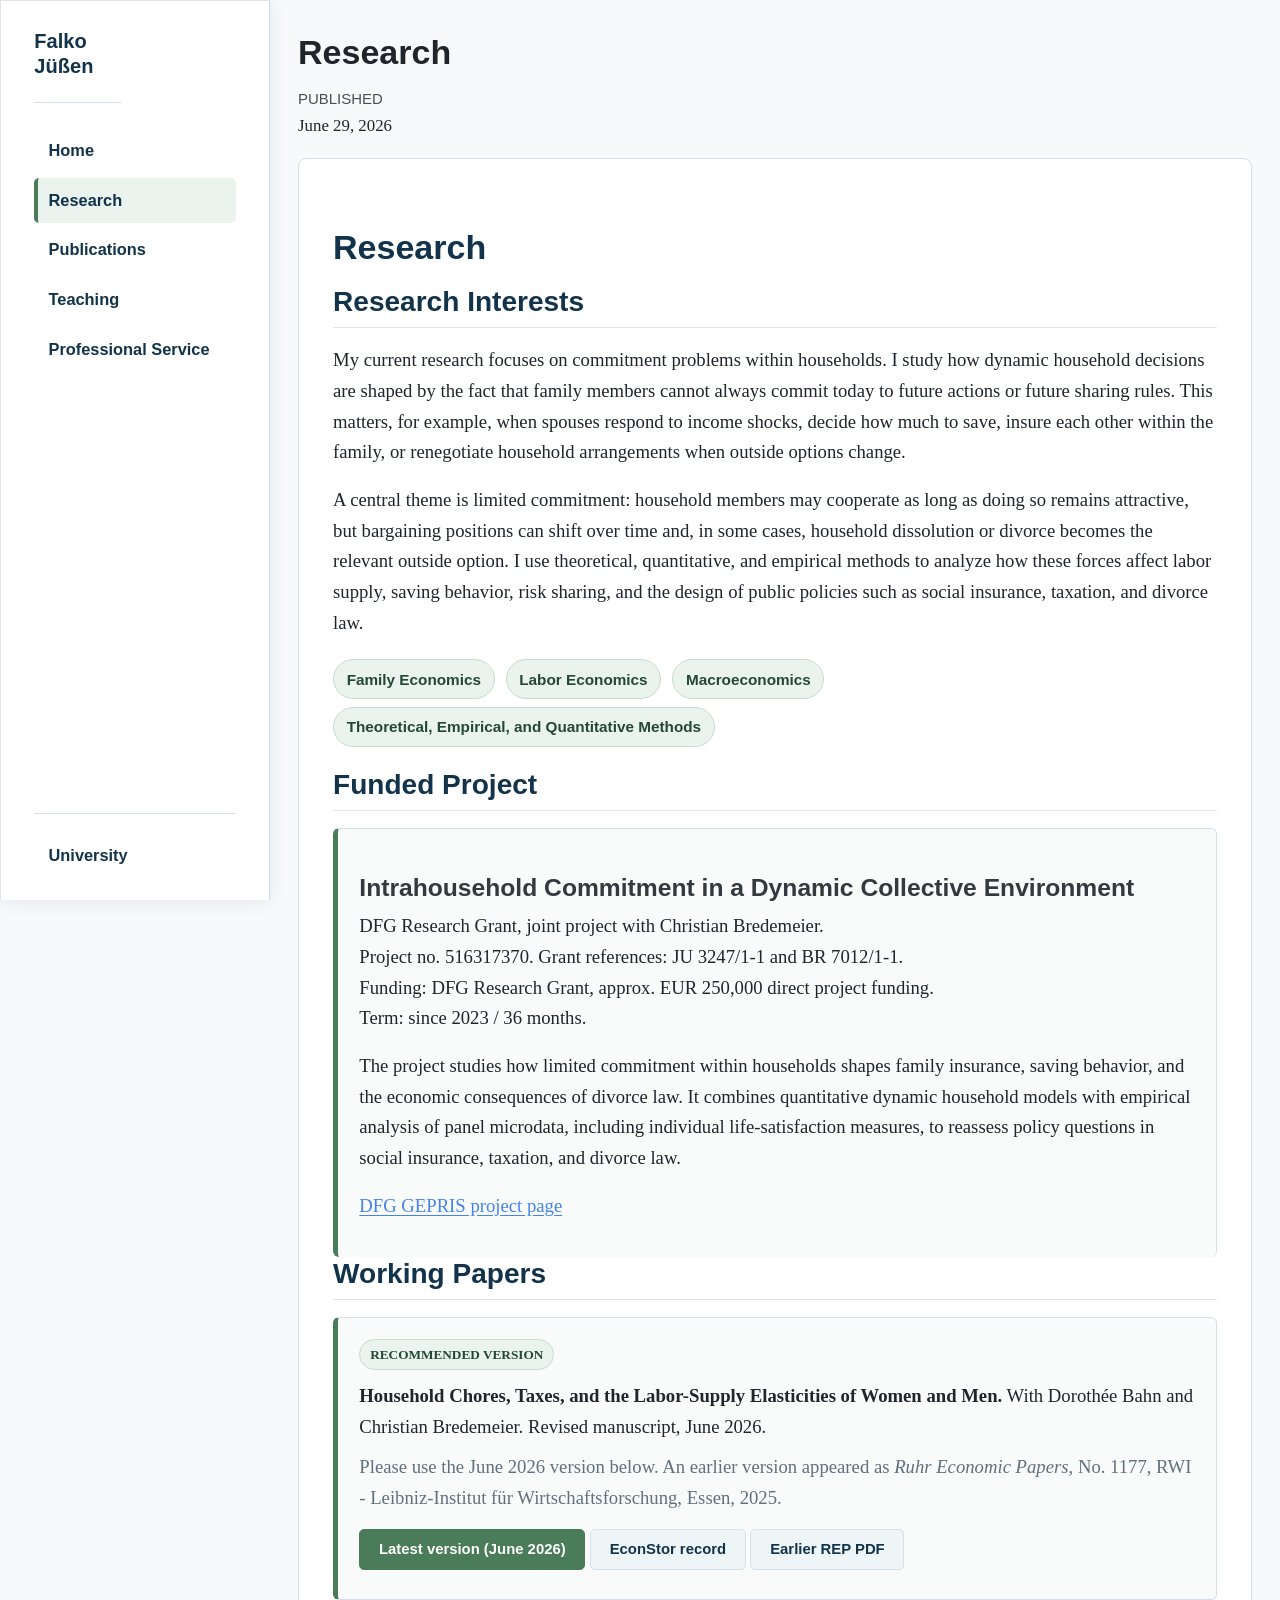
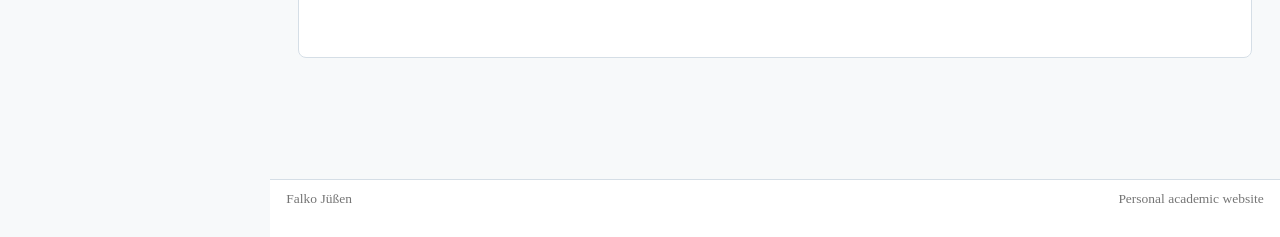
<file: research.html>
<!DOCTYPE html>
<html xmlns="http://www.w3.org/1999/xhtml" lang="en" xml:lang="en"><head>

<meta charset="utf-8">
<meta name="generator" content="quarto-1.9.38">

<meta name="viewport" content="width=device-width, initial-scale=1.0, user-scalable=yes">

<meta name="dcterms.date" content="2026-06-29">

<title>Research – Falko Jüßen</title>
<style>
/* Default styles provided by pandoc.
** See https://pandoc.org/MANUAL.html#variables-for-html for config info.
*/
code{white-space: pre-wrap;}
span.smallcaps{font-variant: small-caps;}
div.columns{display: flex; gap: min(4vw, 1.5em);}
div.column{flex: auto; overflow-x: auto;}
div.hanging-indent{margin-left: 1.5em; text-indent: -1.5em;}
ul.task-list{list-style: none;}
ul.task-list li input[type="checkbox"] {
  width: 0.8em;
  margin: 0 0.8em 0.2em -1em; /* quarto-specific, see https://github.com/quarto-dev/quarto-cli/issues/4556 */ 
  vertical-align: middle;
}
</style>


<script src="site_libs/quarto-nav/quarto-nav.js"></script>
<script src="site_libs/quarto-nav/headroom.min.js"></script>
<script src="site_libs/clipboard/clipboard.min.js"></script>
<script src="site_libs/quarto-html/quarto.js" type="module"></script>
<script src="site_libs/quarto-html/tabsets/tabsets.js" type="module"></script>
<script src="site_libs/quarto-html/popper.min.js"></script>
<script src="site_libs/quarto-html/tippy.umd.min.js"></script>
<script src="site_libs/quarto-html/anchor.min.js"></script>
<link href="site_libs/quarto-html/tippy.css" rel="stylesheet">
<link href="site_libs/quarto-html/quarto-syntax-highlighting-15634bcf2e68342d4ad2dfa704d543f6.css" rel="stylesheet" id="quarto-text-highlighting-styles">
<script src="site_libs/bootstrap/bootstrap.min.js"></script>
<link href="site_libs/bootstrap/bootstrap-icons.css" rel="stylesheet">
<link href="site_libs/bootstrap/bootstrap-d70271683aa93feafeb583e606870e3f.min.css" rel="stylesheet" append-hash="true" id="quarto-bootstrap" data-mode="light">
<script id="quarto-search-options" type="application/json">{
  "language": {
    "search-no-results-text": "No results",
    "search-matching-documents-text": "matching documents",
    "search-copy-link-title": "Copy link to search",
    "search-hide-matches-text": "Hide additional matches",
    "search-more-match-text": "more match in this document",
    "search-more-matches-text": "more matches in this document",
    "search-clear-button-title": "Clear",
    "search-text-placeholder": "",
    "search-detached-cancel-button-title": "Cancel",
    "search-submit-button-title": "Submit",
    "search-label": "Search"
  }
}</script>
<script type="application/ld+json">
{
  "@context": "https://schema.org",
  "@type": "ProfilePage",
  "@id": "https://fjuessen.github.io/#profile",
  "url": "https://fjuessen.github.io/",
  "name": "Falko Jüßen",
  "about": {
    "@type": "Person",
    "@id": "https://fjuessen.github.io/#person",
    "name": "Falko Jüßen",
    "honorificPrefix": "Prof. Dr.",
    "jobTitle": "Professor of International Economics and Regional Economics",
    "url": "https://fjuessen.github.io/",
    "image": "https://fjuessen.github.io/images/Foto_FJ.JPG",
    "worksFor": {
      "@type": "CollegeOrUniversity",
      "name": "University of Wuppertal",
      "url": "https://www.uni-wuppertal.de/"
    },
    "affiliation": {
      "@type": "Organization",
      "name": "Schumpeter School of Business and Economics",
      "url": "https://www.wiwi.uni-wuppertal.de/"
    },
    "sameAs": [
      "https://juessen.wiwi.uni-wuppertal.de/de/",
      "https://scholar.google.com/citations?user=DzQGpAIAAAAJ",
      "https://ideas.repec.org/e/pju38.html"
    ],
    "knowsAbout": [
      "Family economics",
      "Labor economics",
      "Macroeconomics",
      "Empirical economics",
      "Quantitative economics"
    ]
  }
}
</script>


<link rel="stylesheet" href="styles.css">
</head>

<body class="nav-fixed quarto-light">

<div id="quarto-search-results"></div>
  <header id="quarto-header" class="headroom fixed-top">
    <nav class="navbar navbar-expand-lg " data-bs-theme="dark">
      <div class="navbar-container container-fluid">
      <div class="navbar-brand-container mx-auto">
    <a class="navbar-brand" href="./index.html">
    <span class="navbar-title">Falko Jüßen</span>
    </a>
  </div>
          <button class="navbar-toggler" type="button" data-bs-toggle="collapse" data-bs-target="#navbarCollapse" aria-controls="navbarCollapse" role="menu" aria-expanded="false" aria-label="Toggle navigation" onclick="if (window.quartoToggleHeadroom) { window.quartoToggleHeadroom(); }">
  <span class="navbar-toggler-icon"></span>
</button>
          <div class="collapse navbar-collapse" id="navbarCollapse">
            <ul class="navbar-nav navbar-nav-scroll me-auto">
  <li class="nav-item">
    <a class="nav-link" href="./index.html"> 
<span class="menu-text">Home</span></a>
  </li>  
  <li class="nav-item">
    <a class="nav-link active" href="./research.html" aria-current="page"> 
<span class="menu-text">Research</span></a>
  </li>  
  <li class="nav-item">
    <a class="nav-link" href="./publications.html"> 
<span class="menu-text">Publications</span></a>
  </li>  
  <li class="nav-item">
    <a class="nav-link" href="./teaching.html"> 
<span class="menu-text">Teaching</span></a>
  </li>  
  <li class="nav-item">
    <a class="nav-link" href="./service.html"> 
<span class="menu-text">Professional Service</span></a>
  </li>  
</ul>
            <ul class="navbar-nav navbar-nav-scroll ms-auto">
  <li class="nav-item">
    <a class="nav-link" href="https://juessen.wiwi.uni-wuppertal.de/de/"> 
<span class="menu-text">University</span></a>
  </li>  
</ul>
          </div> <!-- /navcollapse -->
            <div class="quarto-navbar-tools">
</div>
      </div> <!-- /container-fluid -->
    </nav>
</header>
<!-- content -->
<div id="quarto-content" class="quarto-container page-columns page-rows-contents page-layout-full page-navbar">
<!-- sidebar -->
<!-- margin-sidebar -->
    
<!-- main -->
<main class="content column-page" id="quarto-document-content">

<header id="title-block-header" class="quarto-title-block default">
<div class="quarto-title">
<h1 class="title">Research</h1>
</div>



<div class="quarto-title-meta column-page">

    
    <div>
    <div class="quarto-title-meta-heading">Published</div>
    <div class="quarto-title-meta-contents">
      <p class="date">June 29, 2026</p>
    </div>
  </div>
  
    
  </div>
  


</header>


<section id="research" class="level1 content-wrap">
<h1>Research</h1>
<section id="research-interests" class="level2">
<h2 class="anchored" data-anchor-id="research-interests">Research Interests</h2>
<p>My current research focuses on commitment problems within households. I study how dynamic household decisions are shaped by the fact that family members cannot always commit today to future actions or future sharing rules. This matters, for example, when spouses respond to income shocks, decide how much to save, insure each other within the family, or renegotiate household arrangements when outside options change.</p>
<p>A central theme is limited commitment: household members may cooperate as long as doing so remains attractive, but bargaining positions can shift over time and, in some cases, household dissolution or divorce becomes the relevant outside option. I use theoretical, quantitative, and empirical methods to analyze how these forces affect labor supply, saving behavior, risk sharing, and the design of public policies such as social insurance, taxation, and divorce law.</p>
<div class="tag-list">
<ul>
<li>Family Economics</li>
<li>Labor Economics</li>
<li>Macroeconomics</li>
<li>Theoretical, Empirical, and Quantitative Methods</li>
</ul>
</div>
</section>
<section id="funded-project" class="level2">
<h2 class="anchored" data-anchor-id="funded-project">Funded Project</h2>
<section id="intrahousehold-commitment-in-a-dynamic-collective-environment" class="level3 item-list">
<h3 class="anchored" data-anchor-id="intrahousehold-commitment-in-a-dynamic-collective-environment">Intrahousehold Commitment in a Dynamic Collective Environment</h3>
<p>DFG Research Grant, joint project with Christian Bredemeier.<br>
Project no. 516317370. Grant references: JU 3247/1-1 and BR 7012/1-1.<br>
Funding: DFG Research Grant, approx. EUR 250,000 direct project funding.<br>
Term: since 2023 / 36 months.</p>
<p>The project studies how limited commitment within households shapes family insurance, saving behavior, and the economic consequences of divorce law. It combines quantitative dynamic household models with empirical analysis of panel microdata, including individual life-satisfaction measures, to reassess policy questions in social insurance, taxation, and divorce law.</p>
<p><a href="https://gepris.dfg.de/gepris/projekt/516317370?language=en">DFG GEPRIS project page</a></p>
</section>
</section>
<section id="working-papers" class="level2">
<h2 class="anchored" data-anchor-id="working-papers">Working Papers</h2>
<div class="paper-featured">
<div class="paper-label">
<p>Recommended version</p>
</div>
<p><strong>Household Chores, Taxes, and the Labor-Supply Elasticities of Women and Men.</strong> With Dorothée Bahn and Christian Bredemeier. Revised manuscript, June 2026.</p>
<div class="paper-note">
<p>Please use the June 2026 version below. An earlier version appeared as <em>Ruhr Economic Papers</em>, No.&nbsp;1177, RWI - Leibniz-Institut für Wirtschaftsforschung, Essen, 2025.</p>
</div>
<div class="link-row paper-links">
<p><a href="files/household-chores-taxes-labor-supply-elasticities-june-2026.pdf" class="btn btn-primary">Latest version (June 2026)</a> <a href="https://hdl.handle.net/10419/330181" class="btn btn-secondary">EconStor record</a> <a href="https://www.econstor.eu/bitstream/10419/330181/1/1939368200.pdf" class="btn btn-secondary">Earlier REP PDF</a></p>
</div>
</div>
</section>
</section>



</main> <!-- /main -->
<script id="quarto-html-after-body" type="application/javascript">
  window.document.addEventListener("DOMContentLoaded", function (event) {
    const icon = "";
    const anchorJS = new window.AnchorJS();
    anchorJS.options = {
      placement: 'right',
      icon: icon
    };
    anchorJS.add('.anchored');
    const isCodeAnnotation = (el) => {
      for (const clz of el.classList) {
        if (clz.startsWith('code-annotation-')) {                     
          return true;
        }
      }
      return false;
    }
    const onCopySuccess = function(e) {
      // button target
      const button = e.trigger;
      // don't keep focus
      button.blur();
      // flash "checked"
      button.classList.add('code-copy-button-checked');
      var currentTitle = button.getAttribute("title");
      button.setAttribute("title", "Copied!");
      let tooltip;
      if (window.bootstrap) {
        button.setAttribute("data-bs-toggle", "tooltip");
        button.setAttribute("data-bs-placement", "left");
        button.setAttribute("data-bs-title", "Copied!");
        tooltip = new bootstrap.Tooltip(button, 
          { trigger: "manual", 
            customClass: "code-copy-button-tooltip",
            offset: [0, -8]});
        tooltip.show();    
      }
      setTimeout(function() {
        if (tooltip) {
          tooltip.hide();
          button.removeAttribute("data-bs-title");
          button.removeAttribute("data-bs-toggle");
          button.removeAttribute("data-bs-placement");
        }
        button.setAttribute("title", currentTitle);
        button.classList.remove('code-copy-button-checked');
      }, 1000);
      // clear code selection
      e.clearSelection();
    }
    const getTextToCopy = function(trigger) {
      const outerScaffold = trigger.parentElement.cloneNode(true);
      const codeEl = outerScaffold.querySelector('code');
      for (const childEl of codeEl.children) {
        if (isCodeAnnotation(childEl)) {
          childEl.remove();
        }
      }
      return codeEl.innerText;
    }
    const clipboard = new window.ClipboardJS('.code-copy-button:not([data-in-quarto-modal])', {
      text: getTextToCopy
    });
    clipboard.on('success', onCopySuccess);
    if (window.document.getElementById('quarto-embedded-source-code-modal')) {
      const clipboardModal = new window.ClipboardJS('.code-copy-button[data-in-quarto-modal]', {
        text: getTextToCopy,
        container: window.document.getElementById('quarto-embedded-source-code-modal')
      });
      clipboardModal.on('success', onCopySuccess);
    }
      var localhostRegex = new RegExp(/^(?:http|https):\/\/localhost\:?[0-9]*\//);
      var mailtoRegex = new RegExp(/^mailto:/);
        var filterRegex = new RegExp("https:\/\/fjuessen\.github\.io");
      var isInternal = (href) => {
          return filterRegex.test(href) || localhostRegex.test(href) || mailtoRegex.test(href);
      }
      // Inspect non-navigation links and adorn them if external
     var links = window.document.querySelectorAll('a[href]:not(.nav-link):not(.navbar-brand):not(.toc-action):not(.sidebar-link):not(.sidebar-item-toggle):not(.pagination-link):not(.no-external):not([aria-hidden]):not(.dropdown-item):not(.quarto-navigation-tool):not(.about-link)');
      for (var i=0; i<links.length; i++) {
        const link = links[i];
        if (!isInternal(link.href)) {
          // undo the damage that might have been done by quarto-nav.js in the case of
          // links that we want to consider external
          if (link.dataset.originalHref !== undefined) {
            link.href = link.dataset.originalHref;
          }
        }
      }
    function tippyHover(el, contentFn, onTriggerFn, onUntriggerFn) {
      const config = {
        allowHTML: true,
        maxWidth: 500,
        delay: 100,
        arrow: false,
        appendTo: function(el) {
            return el.parentElement;
        },
        interactive: true,
        interactiveBorder: 10,
        theme: 'quarto',
        placement: 'bottom-start',
      };
      if (contentFn) {
        config.content = contentFn;
      }
      if (onTriggerFn) {
        config.onTrigger = onTriggerFn;
      }
      if (onUntriggerFn) {
        config.onUntrigger = onUntriggerFn;
      }
      window.tippy(el, config); 
    }
    const noterefs = window.document.querySelectorAll('a[role="doc-noteref"]');
    for (var i=0; i<noterefs.length; i++) {
      const ref = noterefs[i];
      tippyHover(ref, function() {
        // use id or data attribute instead here
        let href = ref.getAttribute('data-footnote-href') || ref.getAttribute('href');
        try { href = new URL(href).hash; } catch {}
        const id = href.replace(/^#\/?/, "");
        const note = window.document.getElementById(id);
        if (note) {
          return note.innerHTML;
        } else {
          return "";
        }
      });
    }
    const xrefs = window.document.querySelectorAll('a.quarto-xref');
    const processXRef = (id, note) => {
      // Strip column container classes
      const stripColumnClz = (el) => {
        el.classList.remove("page-full", "page-columns");
        if (el.children) {
          for (const child of el.children) {
            stripColumnClz(child);
          }
        }
      }
      stripColumnClz(note)
      if (id === null || id.startsWith('sec-')) {
        // Special case sections, only their first couple elements
        const container = document.createElement("div");
        if (note.children && note.children.length > 2) {
          container.appendChild(note.children[0].cloneNode(true));
          for (let i = 1; i < note.children.length; i++) {
            const child = note.children[i];
            if (child.tagName === "P" && child.innerText === "") {
              continue;
            } else {
              container.appendChild(child.cloneNode(true));
              break;
            }
          }
          if (window.Quarto?.typesetMath) {
            window.Quarto.typesetMath(container);
          }
          return container.innerHTML
        } else {
          if (window.Quarto?.typesetMath) {
            window.Quarto.typesetMath(note);
          }
          return note.innerHTML;
        }
      } else {
        // Remove any anchor links if they are present
        const anchorLink = note.querySelector('a.anchorjs-link');
        if (anchorLink) {
          anchorLink.remove();
        }
        if (window.Quarto?.typesetMath) {
          window.Quarto.typesetMath(note);
        }
        if (note.classList.contains("callout")) {
          return note.outerHTML;
        } else {
          return note.innerHTML;
        }
      }
    }
    for (var i=0; i<xrefs.length; i++) {
      const xref = xrefs[i];
      tippyHover(xref, undefined, function(instance) {
        instance.disable();
        let url = xref.getAttribute('href');
        let hash = undefined; 
        if (url.startsWith('#')) {
          hash = url;
        } else {
          try { hash = new URL(url).hash; } catch {}
        }
        if (hash) {
          const id = hash.replace(/^#\/?/, "");
          const note = window.document.getElementById(id);
          if (note !== null) {
            try {
              const html = processXRef(id, note.cloneNode(true));
              instance.setContent(html);
            } finally {
              instance.enable();
              instance.show();
            }
          } else {
            // See if we can fetch this
            fetch(url.split('#')[0])
            .then(res => res.text())
            .then(html => {
              const parser = new DOMParser();
              const htmlDoc = parser.parseFromString(html, "text/html");
              const note = htmlDoc.getElementById(id);
              if (note !== null) {
                const html = processXRef(id, note);
                instance.setContent(html);
              } 
            }).finally(() => {
              instance.enable();
              instance.show();
            });
          }
        } else {
          // See if we can fetch a full url (with no hash to target)
          // This is a special case and we should probably do some content thinning / targeting
          fetch(url)
          .then(res => res.text())
          .then(html => {
            const parser = new DOMParser();
            const htmlDoc = parser.parseFromString(html, "text/html");
            const note = htmlDoc.querySelector('main.content');
            if (note !== null) {
              // This should only happen for chapter cross references
              // (since there is no id in the URL)
              // remove the first header
              if (note.children.length > 0 && note.children[0].tagName === "HEADER") {
                note.children[0].remove();
              }
              const html = processXRef(null, note);
              instance.setContent(html);
            } 
          }).finally(() => {
            instance.enable();
            instance.show();
          });
        }
      }, function(instance) {
      });
    }
        let selectedAnnoteEl;
        const selectorForAnnotation = ( cell, annotation) => {
          let cellAttr = 'data-code-cell="' + cell + '"';
          let lineAttr = 'data-code-annotation="' +  annotation + '"';
          const selector = 'span[' + cellAttr + '][' + lineAttr + ']';
          return selector;
        }
        const selectCodeLines = (annoteEl) => {
          const doc = window.document;
          const targetCell = annoteEl.getAttribute("data-target-cell");
          const targetAnnotation = annoteEl.getAttribute("data-target-annotation");
          const annoteSpan = window.document.querySelector(selectorForAnnotation(targetCell, targetAnnotation));
          const lines = annoteSpan.getAttribute("data-code-lines").split(",");
          const lineIds = lines.map((line) => {
            return targetCell + "-" + line;
          })
          let top = null;
          let height = null;
          let parent = null;
          if (lineIds.length > 0) {
              //compute the position of the single el (top and bottom and make a div)
              const el = window.document.getElementById(lineIds[0]);
              top = el.offsetTop;
              height = el.offsetHeight;
              parent = el.parentElement.parentElement;
            if (lineIds.length > 1) {
              const lastEl = window.document.getElementById(lineIds[lineIds.length - 1]);
              const bottom = lastEl.offsetTop + lastEl.offsetHeight;
              height = bottom - top;
            }
            if (top !== null && height !== null && parent !== null) {
              // cook up a div (if necessary) and position it 
              let div = window.document.getElementById("code-annotation-line-highlight");
              if (div === null) {
                div = window.document.createElement("div");
                div.setAttribute("id", "code-annotation-line-highlight");
                div.style.position = 'absolute';
                parent.appendChild(div);
              }
              div.style.top = top - 2 + "px";
              div.style.height = height + 4 + "px";
              div.style.left = 0;
              let gutterDiv = window.document.getElementById("code-annotation-line-highlight-gutter");
              if (gutterDiv === null) {
                gutterDiv = window.document.createElement("div");
                gutterDiv.setAttribute("id", "code-annotation-line-highlight-gutter");
                gutterDiv.style.position = 'absolute';
                const codeCell = window.document.getElementById(targetCell);
                const gutter = codeCell.querySelector('.code-annotation-gutter');
                gutter.appendChild(gutterDiv);
              }
              gutterDiv.style.top = top - 2 + "px";
              gutterDiv.style.height = height + 4 + "px";
            }
            selectedAnnoteEl = annoteEl;
          }
        };
        const unselectCodeLines = () => {
          const elementsIds = ["code-annotation-line-highlight", "code-annotation-line-highlight-gutter"];
          elementsIds.forEach((elId) => {
            const div = window.document.getElementById(elId);
            if (div) {
              div.remove();
            }
          });
          selectedAnnoteEl = undefined;
        };
          // Handle positioning of the toggle
      window.addEventListener(
        "resize",
        throttle(() => {
          elRect = undefined;
          if (selectedAnnoteEl) {
            selectCodeLines(selectedAnnoteEl);
          }
        }, 10)
      );
      function throttle(fn, ms) {
      let throttle = false;
      let timer;
        return (...args) => {
          if(!throttle) { // first call gets through
              fn.apply(this, args);
              throttle = true;
          } else { // all the others get throttled
              if(timer) clearTimeout(timer); // cancel #2
              timer = setTimeout(() => {
                fn.apply(this, args);
                timer = throttle = false;
              }, ms);
          }
        };
      }
        // Attach click handler to the DT
        const annoteDls = window.document.querySelectorAll('dt[data-target-cell]');
        for (const annoteDlNode of annoteDls) {
          annoteDlNode.addEventListener('click', (event) => {
            const clickedEl = event.target;
            if (clickedEl !== selectedAnnoteEl) {
              unselectCodeLines();
              const activeEl = window.document.querySelector('dt[data-target-cell].code-annotation-active');
              if (activeEl) {
                activeEl.classList.remove('code-annotation-active');
              }
              selectCodeLines(clickedEl);
              clickedEl.classList.add('code-annotation-active');
            } else {
              // Unselect the line
              unselectCodeLines();
              clickedEl.classList.remove('code-annotation-active');
            }
          });
        }
    const findCites = (el) => {
      const parentEl = el.parentElement;
      if (parentEl) {
        const cites = parentEl.dataset.cites;
        if (cites) {
          return {
            el,
            cites: cites.split(' ')
          };
        } else {
          return findCites(el.parentElement)
        }
      } else {
        return undefined;
      }
    };
    var bibliorefs = window.document.querySelectorAll('a[role="doc-biblioref"]');
    for (var i=0; i<bibliorefs.length; i++) {
      const ref = bibliorefs[i];
      const citeInfo = findCites(ref);
      if (citeInfo) {
        tippyHover(citeInfo.el, function() {
          var popup = window.document.createElement('div');
          citeInfo.cites.forEach(function(cite) {
            var citeDiv = window.document.createElement('div');
            citeDiv.classList.add('hanging-indent');
            citeDiv.classList.add('csl-entry');
            var biblioDiv = window.document.getElementById('ref-' + cite);
            if (biblioDiv) {
              citeDiv.innerHTML = biblioDiv.innerHTML;
            }
            popup.appendChild(citeDiv);
          });
          return popup.innerHTML;
        });
      }
    }
  });
  </script>
</div> <!-- /content -->
<footer class="footer">
  <div class="nav-footer">
    <div class="nav-footer-left">
<p>Falko Jüßen</p>
</div>   
    <div class="nav-footer-center">
      &nbsp;
    </div>
    <div class="nav-footer-right">
<p>Personal academic website</p>
</div>
  </div>
</footer>




</body></html>
</file>
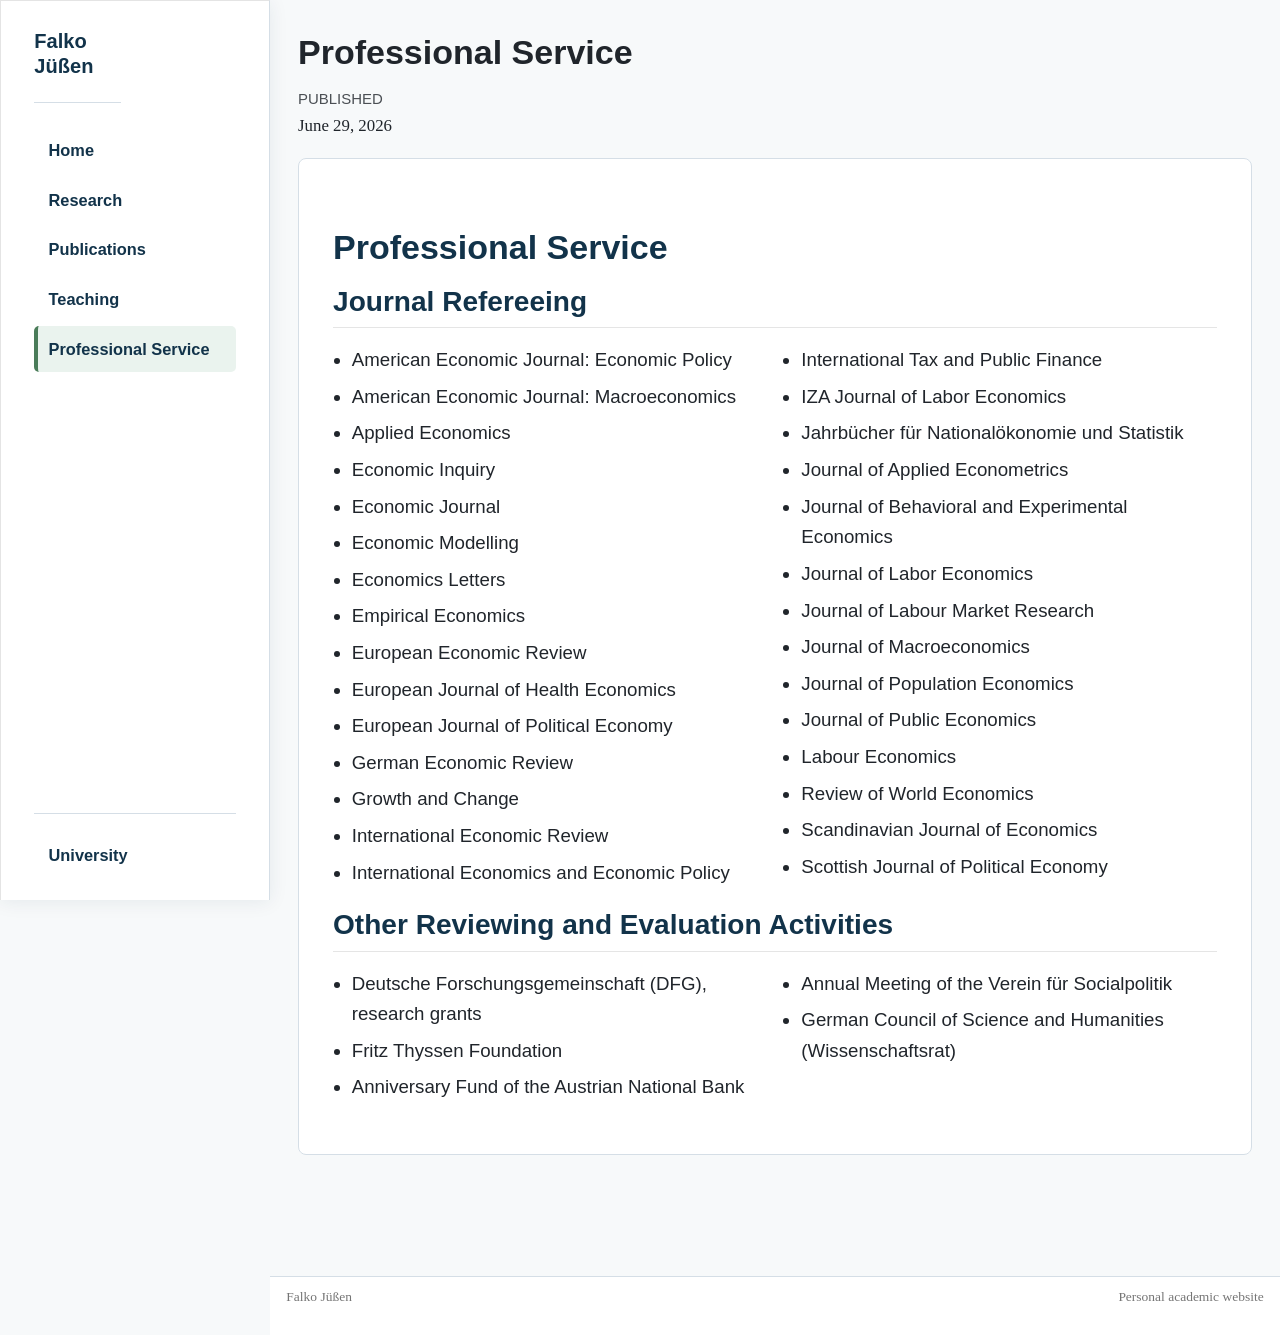
<file: service.html>
<!DOCTYPE html>
<html xmlns="http://www.w3.org/1999/xhtml" lang="en" xml:lang="en"><head>

<meta charset="utf-8">
<meta name="generator" content="quarto-1.9.38">

<meta name="viewport" content="width=device-width, initial-scale=1.0, user-scalable=yes">

<meta name="dcterms.date" content="2026-06-29">

<title>Professional Service – Falko Jüßen</title>
<style>
/* Default styles provided by pandoc.
** See https://pandoc.org/MANUAL.html#variables-for-html for config info.
*/
code{white-space: pre-wrap;}
span.smallcaps{font-variant: small-caps;}
div.columns{display: flex; gap: min(4vw, 1.5em);}
div.column{flex: auto; overflow-x: auto;}
div.hanging-indent{margin-left: 1.5em; text-indent: -1.5em;}
ul.task-list{list-style: none;}
ul.task-list li input[type="checkbox"] {
  width: 0.8em;
  margin: 0 0.8em 0.2em -1em; /* quarto-specific, see https://github.com/quarto-dev/quarto-cli/issues/4556 */ 
  vertical-align: middle;
}
</style>


<script src="site_libs/quarto-nav/quarto-nav.js"></script>
<script src="site_libs/quarto-nav/headroom.min.js"></script>
<script src="site_libs/clipboard/clipboard.min.js"></script>
<script src="site_libs/quarto-html/quarto.js" type="module"></script>
<script src="site_libs/quarto-html/tabsets/tabsets.js" type="module"></script>
<script src="site_libs/quarto-html/popper.min.js"></script>
<script src="site_libs/quarto-html/tippy.umd.min.js"></script>
<script src="site_libs/quarto-html/anchor.min.js"></script>
<link href="site_libs/quarto-html/tippy.css" rel="stylesheet">
<link href="site_libs/quarto-html/quarto-syntax-highlighting-15634bcf2e68342d4ad2dfa704d543f6.css" rel="stylesheet" id="quarto-text-highlighting-styles">
<script src="site_libs/bootstrap/bootstrap.min.js"></script>
<link href="site_libs/bootstrap/bootstrap-icons.css" rel="stylesheet">
<link href="site_libs/bootstrap/bootstrap-d70271683aa93feafeb583e606870e3f.min.css" rel="stylesheet" append-hash="true" id="quarto-bootstrap" data-mode="light">
<script id="quarto-search-options" type="application/json">{
  "language": {
    "search-no-results-text": "No results",
    "search-matching-documents-text": "matching documents",
    "search-copy-link-title": "Copy link to search",
    "search-hide-matches-text": "Hide additional matches",
    "search-more-match-text": "more match in this document",
    "search-more-matches-text": "more matches in this document",
    "search-clear-button-title": "Clear",
    "search-text-placeholder": "",
    "search-detached-cancel-button-title": "Cancel",
    "search-submit-button-title": "Submit",
    "search-label": "Search"
  }
}</script>
<script type="application/ld+json">
{
  "@context": "https://schema.org",
  "@type": "ProfilePage",
  "@id": "https://fjuessen.github.io/#profile",
  "url": "https://fjuessen.github.io/",
  "name": "Falko Jüßen",
  "about": {
    "@type": "Person",
    "@id": "https://fjuessen.github.io/#person",
    "name": "Falko Jüßen",
    "honorificPrefix": "Prof. Dr.",
    "jobTitle": "Professor of International Economics and Regional Economics",
    "url": "https://fjuessen.github.io/",
    "image": "https://fjuessen.github.io/images/Foto_FJ.JPG",
    "worksFor": {
      "@type": "CollegeOrUniversity",
      "name": "University of Wuppertal",
      "url": "https://www.uni-wuppertal.de/"
    },
    "affiliation": {
      "@type": "Organization",
      "name": "Schumpeter School of Business and Economics",
      "url": "https://www.wiwi.uni-wuppertal.de/"
    },
    "sameAs": [
      "https://juessen.wiwi.uni-wuppertal.de/de/",
      "https://scholar.google.com/citations?user=DzQGpAIAAAAJ",
      "https://ideas.repec.org/e/pju38.html"
    ],
    "knowsAbout": [
      "Family economics",
      "Labor economics",
      "Macroeconomics",
      "Empirical economics",
      "Quantitative economics"
    ]
  }
}
</script>


<link rel="stylesheet" href="styles.css">
</head>

<body class="nav-fixed quarto-light">

<div id="quarto-search-results"></div>
  <header id="quarto-header" class="headroom fixed-top">
    <nav class="navbar navbar-expand-lg " data-bs-theme="dark">
      <div class="navbar-container container-fluid">
      <div class="navbar-brand-container mx-auto">
    <a class="navbar-brand" href="./index.html">
    <span class="navbar-title">Falko Jüßen</span>
    </a>
  </div>
          <button class="navbar-toggler" type="button" data-bs-toggle="collapse" data-bs-target="#navbarCollapse" aria-controls="navbarCollapse" role="menu" aria-expanded="false" aria-label="Toggle navigation" onclick="if (window.quartoToggleHeadroom) { window.quartoToggleHeadroom(); }">
  <span class="navbar-toggler-icon"></span>
</button>
          <div class="collapse navbar-collapse" id="navbarCollapse">
            <ul class="navbar-nav navbar-nav-scroll me-auto">
  <li class="nav-item">
    <a class="nav-link" href="./index.html"> 
<span class="menu-text">Home</span></a>
  </li>  
  <li class="nav-item">
    <a class="nav-link" href="./research.html"> 
<span class="menu-text">Research</span></a>
  </li>  
  <li class="nav-item">
    <a class="nav-link" href="./publications.html"> 
<span class="menu-text">Publications</span></a>
  </li>  
  <li class="nav-item">
    <a class="nav-link" href="./teaching.html"> 
<span class="menu-text">Teaching</span></a>
  </li>  
  <li class="nav-item">
    <a class="nav-link active" href="./service.html" aria-current="page"> 
<span class="menu-text">Professional Service</span></a>
  </li>  
</ul>
            <ul class="navbar-nav navbar-nav-scroll ms-auto">
  <li class="nav-item">
    <a class="nav-link" href="https://juessen.wiwi.uni-wuppertal.de/de/"> 
<span class="menu-text">University</span></a>
  </li>  
</ul>
          </div> <!-- /navcollapse -->
            <div class="quarto-navbar-tools">
</div>
      </div> <!-- /container-fluid -->
    </nav>
</header>
<!-- content -->
<div id="quarto-content" class="quarto-container page-columns page-rows-contents page-layout-full page-navbar">
<!-- sidebar -->
<!-- margin-sidebar -->
    
<!-- main -->
<main class="content column-page" id="quarto-document-content">

<header id="title-block-header" class="quarto-title-block default">
<div class="quarto-title">
<h1 class="title">Professional Service</h1>
</div>



<div class="quarto-title-meta column-page">

    
    <div>
    <div class="quarto-title-meta-heading">Published</div>
    <div class="quarto-title-meta-contents">
      <p class="date">June 29, 2026</p>
    </div>
  </div>
  
    
  </div>
  


</header>


<section id="professional-service" class="level1 content-wrap">
<h1>Professional Service</h1>
<section id="journal-refereeing" class="level2">
<h2 class="anchored" data-anchor-id="journal-refereeing">Journal Refereeing</h2>
<div class="service-list">
<ul>
<li>American Economic Journal: Economic Policy</li>
<li>American Economic Journal: Macroeconomics</li>
<li>Applied Economics</li>
<li>Economic Inquiry</li>
<li>Economic Journal</li>
<li>Economic Modelling</li>
<li>Economics Letters</li>
<li>Empirical Economics</li>
<li>European Economic Review</li>
<li>European Journal of Health Economics</li>
<li>European Journal of Political Economy</li>
<li>German Economic Review</li>
<li>Growth and Change</li>
<li>International Economic Review</li>
<li>International Economics and Economic Policy</li>
<li>International Tax and Public Finance</li>
<li>IZA Journal of Labor Economics</li>
<li>Jahrbücher für Nationalökonomie und Statistik</li>
<li>Journal of Applied Econometrics</li>
<li>Journal of Behavioral and Experimental Economics</li>
<li>Journal of Labor Economics</li>
<li>Journal of Labour Market Research</li>
<li>Journal of Macroeconomics</li>
<li>Journal of Population Economics</li>
<li>Journal of Public Economics</li>
<li>Labour Economics</li>
<li>Review of World Economics</li>
<li>Scandinavian Journal of Economics</li>
<li>Scottish Journal of Political Economy</li>
</ul>
</div>
</section>
<section id="other-reviewing-and-evaluation-activities" class="level2">
<h2 class="anchored" data-anchor-id="other-reviewing-and-evaluation-activities">Other Reviewing and Evaluation Activities</h2>
<div class="service-list">
<ul>
<li>Deutsche Forschungsgemeinschaft (DFG), research grants</li>
<li>Fritz Thyssen Foundation</li>
<li>Anniversary Fund of the Austrian National Bank</li>
<li>Annual Meeting of the Verein für Socialpolitik</li>
<li>German Council of Science and Humanities (Wissenschaftsrat)</li>
</ul>
</div>
</section>
</section>



</main> <!-- /main -->
<script id="quarto-html-after-body" type="application/javascript">
  window.document.addEventListener("DOMContentLoaded", function (event) {
    const icon = "";
    const anchorJS = new window.AnchorJS();
    anchorJS.options = {
      placement: 'right',
      icon: icon
    };
    anchorJS.add('.anchored');
    const isCodeAnnotation = (el) => {
      for (const clz of el.classList) {
        if (clz.startsWith('code-annotation-')) {                     
          return true;
        }
      }
      return false;
    }
    const onCopySuccess = function(e) {
      // button target
      const button = e.trigger;
      // don't keep focus
      button.blur();
      // flash "checked"
      button.classList.add('code-copy-button-checked');
      var currentTitle = button.getAttribute("title");
      button.setAttribute("title", "Copied!");
      let tooltip;
      if (window.bootstrap) {
        button.setAttribute("data-bs-toggle", "tooltip");
        button.setAttribute("data-bs-placement", "left");
        button.setAttribute("data-bs-title", "Copied!");
        tooltip = new bootstrap.Tooltip(button, 
          { trigger: "manual", 
            customClass: "code-copy-button-tooltip",
            offset: [0, -8]});
        tooltip.show();    
      }
      setTimeout(function() {
        if (tooltip) {
          tooltip.hide();
          button.removeAttribute("data-bs-title");
          button.removeAttribute("data-bs-toggle");
          button.removeAttribute("data-bs-placement");
        }
        button.setAttribute("title", currentTitle);
        button.classList.remove('code-copy-button-checked');
      }, 1000);
      // clear code selection
      e.clearSelection();
    }
    const getTextToCopy = function(trigger) {
      const outerScaffold = trigger.parentElement.cloneNode(true);
      const codeEl = outerScaffold.querySelector('code');
      for (const childEl of codeEl.children) {
        if (isCodeAnnotation(childEl)) {
          childEl.remove();
        }
      }
      return codeEl.innerText;
    }
    const clipboard = new window.ClipboardJS('.code-copy-button:not([data-in-quarto-modal])', {
      text: getTextToCopy
    });
    clipboard.on('success', onCopySuccess);
    if (window.document.getElementById('quarto-embedded-source-code-modal')) {
      const clipboardModal = new window.ClipboardJS('.code-copy-button[data-in-quarto-modal]', {
        text: getTextToCopy,
        container: window.document.getElementById('quarto-embedded-source-code-modal')
      });
      clipboardModal.on('success', onCopySuccess);
    }
      var localhostRegex = new RegExp(/^(?:http|https):\/\/localhost\:?[0-9]*\//);
      var mailtoRegex = new RegExp(/^mailto:/);
        var filterRegex = new RegExp("https:\/\/fjuessen\.github\.io");
      var isInternal = (href) => {
          return filterRegex.test(href) || localhostRegex.test(href) || mailtoRegex.test(href);
      }
      // Inspect non-navigation links and adorn them if external
     var links = window.document.querySelectorAll('a[href]:not(.nav-link):not(.navbar-brand):not(.toc-action):not(.sidebar-link):not(.sidebar-item-toggle):not(.pagination-link):not(.no-external):not([aria-hidden]):not(.dropdown-item):not(.quarto-navigation-tool):not(.about-link)');
      for (var i=0; i<links.length; i++) {
        const link = links[i];
        if (!isInternal(link.href)) {
          // undo the damage that might have been done by quarto-nav.js in the case of
          // links that we want to consider external
          if (link.dataset.originalHref !== undefined) {
            link.href = link.dataset.originalHref;
          }
        }
      }
    function tippyHover(el, contentFn, onTriggerFn, onUntriggerFn) {
      const config = {
        allowHTML: true,
        maxWidth: 500,
        delay: 100,
        arrow: false,
        appendTo: function(el) {
            return el.parentElement;
        },
        interactive: true,
        interactiveBorder: 10,
        theme: 'quarto',
        placement: 'bottom-start',
      };
      if (contentFn) {
        config.content = contentFn;
      }
      if (onTriggerFn) {
        config.onTrigger = onTriggerFn;
      }
      if (onUntriggerFn) {
        config.onUntrigger = onUntriggerFn;
      }
      window.tippy(el, config); 
    }
    const noterefs = window.document.querySelectorAll('a[role="doc-noteref"]');
    for (var i=0; i<noterefs.length; i++) {
      const ref = noterefs[i];
      tippyHover(ref, function() {
        // use id or data attribute instead here
        let href = ref.getAttribute('data-footnote-href') || ref.getAttribute('href');
        try { href = new URL(href).hash; } catch {}
        const id = href.replace(/^#\/?/, "");
        const note = window.document.getElementById(id);
        if (note) {
          return note.innerHTML;
        } else {
          return "";
        }
      });
    }
    const xrefs = window.document.querySelectorAll('a.quarto-xref');
    const processXRef = (id, note) => {
      // Strip column container classes
      const stripColumnClz = (el) => {
        el.classList.remove("page-full", "page-columns");
        if (el.children) {
          for (const child of el.children) {
            stripColumnClz(child);
          }
        }
      }
      stripColumnClz(note)
      if (id === null || id.startsWith('sec-')) {
        // Special case sections, only their first couple elements
        const container = document.createElement("div");
        if (note.children && note.children.length > 2) {
          container.appendChild(note.children[0].cloneNode(true));
          for (let i = 1; i < note.children.length; i++) {
            const child = note.children[i];
            if (child.tagName === "P" && child.innerText === "") {
              continue;
            } else {
              container.appendChild(child.cloneNode(true));
              break;
            }
          }
          if (window.Quarto?.typesetMath) {
            window.Quarto.typesetMath(container);
          }
          return container.innerHTML
        } else {
          if (window.Quarto?.typesetMath) {
            window.Quarto.typesetMath(note);
          }
          return note.innerHTML;
        }
      } else {
        // Remove any anchor links if they are present
        const anchorLink = note.querySelector('a.anchorjs-link');
        if (anchorLink) {
          anchorLink.remove();
        }
        if (window.Quarto?.typesetMath) {
          window.Quarto.typesetMath(note);
        }
        if (note.classList.contains("callout")) {
          return note.outerHTML;
        } else {
          return note.innerHTML;
        }
      }
    }
    for (var i=0; i<xrefs.length; i++) {
      const xref = xrefs[i];
      tippyHover(xref, undefined, function(instance) {
        instance.disable();
        let url = xref.getAttribute('href');
        let hash = undefined; 
        if (url.startsWith('#')) {
          hash = url;
        } else {
          try { hash = new URL(url).hash; } catch {}
        }
        if (hash) {
          const id = hash.replace(/^#\/?/, "");
          const note = window.document.getElementById(id);
          if (note !== null) {
            try {
              const html = processXRef(id, note.cloneNode(true));
              instance.setContent(html);
            } finally {
              instance.enable();
              instance.show();
            }
          } else {
            // See if we can fetch this
            fetch(url.split('#')[0])
            .then(res => res.text())
            .then(html => {
              const parser = new DOMParser();
              const htmlDoc = parser.parseFromString(html, "text/html");
              const note = htmlDoc.getElementById(id);
              if (note !== null) {
                const html = processXRef(id, note);
                instance.setContent(html);
              } 
            }).finally(() => {
              instance.enable();
              instance.show();
            });
          }
        } else {
          // See if we can fetch a full url (with no hash to target)
          // This is a special case and we should probably do some content thinning / targeting
          fetch(url)
          .then(res => res.text())
          .then(html => {
            const parser = new DOMParser();
            const htmlDoc = parser.parseFromString(html, "text/html");
            const note = htmlDoc.querySelector('main.content');
            if (note !== null) {
              // This should only happen for chapter cross references
              // (since there is no id in the URL)
              // remove the first header
              if (note.children.length > 0 && note.children[0].tagName === "HEADER") {
                note.children[0].remove();
              }
              const html = processXRef(null, note);
              instance.setContent(html);
            } 
          }).finally(() => {
            instance.enable();
            instance.show();
          });
        }
      }, function(instance) {
      });
    }
        let selectedAnnoteEl;
        const selectorForAnnotation = ( cell, annotation) => {
          let cellAttr = 'data-code-cell="' + cell + '"';
          let lineAttr = 'data-code-annotation="' +  annotation + '"';
          const selector = 'span[' + cellAttr + '][' + lineAttr + ']';
          return selector;
        }
        const selectCodeLines = (annoteEl) => {
          const doc = window.document;
          const targetCell = annoteEl.getAttribute("data-target-cell");
          const targetAnnotation = annoteEl.getAttribute("data-target-annotation");
          const annoteSpan = window.document.querySelector(selectorForAnnotation(targetCell, targetAnnotation));
          const lines = annoteSpan.getAttribute("data-code-lines").split(",");
          const lineIds = lines.map((line) => {
            return targetCell + "-" + line;
          })
          let top = null;
          let height = null;
          let parent = null;
          if (lineIds.length > 0) {
              //compute the position of the single el (top and bottom and make a div)
              const el = window.document.getElementById(lineIds[0]);
              top = el.offsetTop;
              height = el.offsetHeight;
              parent = el.parentElement.parentElement;
            if (lineIds.length > 1) {
              const lastEl = window.document.getElementById(lineIds[lineIds.length - 1]);
              const bottom = lastEl.offsetTop + lastEl.offsetHeight;
              height = bottom - top;
            }
            if (top !== null && height !== null && parent !== null) {
              // cook up a div (if necessary) and position it 
              let div = window.document.getElementById("code-annotation-line-highlight");
              if (div === null) {
                div = window.document.createElement("div");
                div.setAttribute("id", "code-annotation-line-highlight");
                div.style.position = 'absolute';
                parent.appendChild(div);
              }
              div.style.top = top - 2 + "px";
              div.style.height = height + 4 + "px";
              div.style.left = 0;
              let gutterDiv = window.document.getElementById("code-annotation-line-highlight-gutter");
              if (gutterDiv === null) {
                gutterDiv = window.document.createElement("div");
                gutterDiv.setAttribute("id", "code-annotation-line-highlight-gutter");
                gutterDiv.style.position = 'absolute';
                const codeCell = window.document.getElementById(targetCell);
                const gutter = codeCell.querySelector('.code-annotation-gutter');
                gutter.appendChild(gutterDiv);
              }
              gutterDiv.style.top = top - 2 + "px";
              gutterDiv.style.height = height + 4 + "px";
            }
            selectedAnnoteEl = annoteEl;
          }
        };
        const unselectCodeLines = () => {
          const elementsIds = ["code-annotation-line-highlight", "code-annotation-line-highlight-gutter"];
          elementsIds.forEach((elId) => {
            const div = window.document.getElementById(elId);
            if (div) {
              div.remove();
            }
          });
          selectedAnnoteEl = undefined;
        };
          // Handle positioning of the toggle
      window.addEventListener(
        "resize",
        throttle(() => {
          elRect = undefined;
          if (selectedAnnoteEl) {
            selectCodeLines(selectedAnnoteEl);
          }
        }, 10)
      );
      function throttle(fn, ms) {
      let throttle = false;
      let timer;
        return (...args) => {
          if(!throttle) { // first call gets through
              fn.apply(this, args);
              throttle = true;
          } else { // all the others get throttled
              if(timer) clearTimeout(timer); // cancel #2
              timer = setTimeout(() => {
                fn.apply(this, args);
                timer = throttle = false;
              }, ms);
          }
        };
      }
        // Attach click handler to the DT
        const annoteDls = window.document.querySelectorAll('dt[data-target-cell]');
        for (const annoteDlNode of annoteDls) {
          annoteDlNode.addEventListener('click', (event) => {
            const clickedEl = event.target;
            if (clickedEl !== selectedAnnoteEl) {
              unselectCodeLines();
              const activeEl = window.document.querySelector('dt[data-target-cell].code-annotation-active');
              if (activeEl) {
                activeEl.classList.remove('code-annotation-active');
              }
              selectCodeLines(clickedEl);
              clickedEl.classList.add('code-annotation-active');
            } else {
              // Unselect the line
              unselectCodeLines();
              clickedEl.classList.remove('code-annotation-active');
            }
          });
        }
    const findCites = (el) => {
      const parentEl = el.parentElement;
      if (parentEl) {
        const cites = parentEl.dataset.cites;
        if (cites) {
          return {
            el,
            cites: cites.split(' ')
          };
        } else {
          return findCites(el.parentElement)
        }
      } else {
        return undefined;
      }
    };
    var bibliorefs = window.document.querySelectorAll('a[role="doc-biblioref"]');
    for (var i=0; i<bibliorefs.length; i++) {
      const ref = bibliorefs[i];
      const citeInfo = findCites(ref);
      if (citeInfo) {
        tippyHover(citeInfo.el, function() {
          var popup = window.document.createElement('div');
          citeInfo.cites.forEach(function(cite) {
            var citeDiv = window.document.createElement('div');
            citeDiv.classList.add('hanging-indent');
            citeDiv.classList.add('csl-entry');
            var biblioDiv = window.document.getElementById('ref-' + cite);
            if (biblioDiv) {
              citeDiv.innerHTML = biblioDiv.innerHTML;
            }
            popup.appendChild(citeDiv);
          });
          return popup.innerHTML;
        });
      }
    }
  });
  </script>
</div> <!-- /content -->
<footer class="footer">
  <div class="nav-footer">
    <div class="nav-footer-left">
<p>Falko Jüßen</p>
</div>   
    <div class="nav-footer-center">
      &nbsp;
    </div>
    <div class="nav-footer-right">
<p>Personal academic website</p>
</div>
  </div>
</footer>




</body></html>
</file>
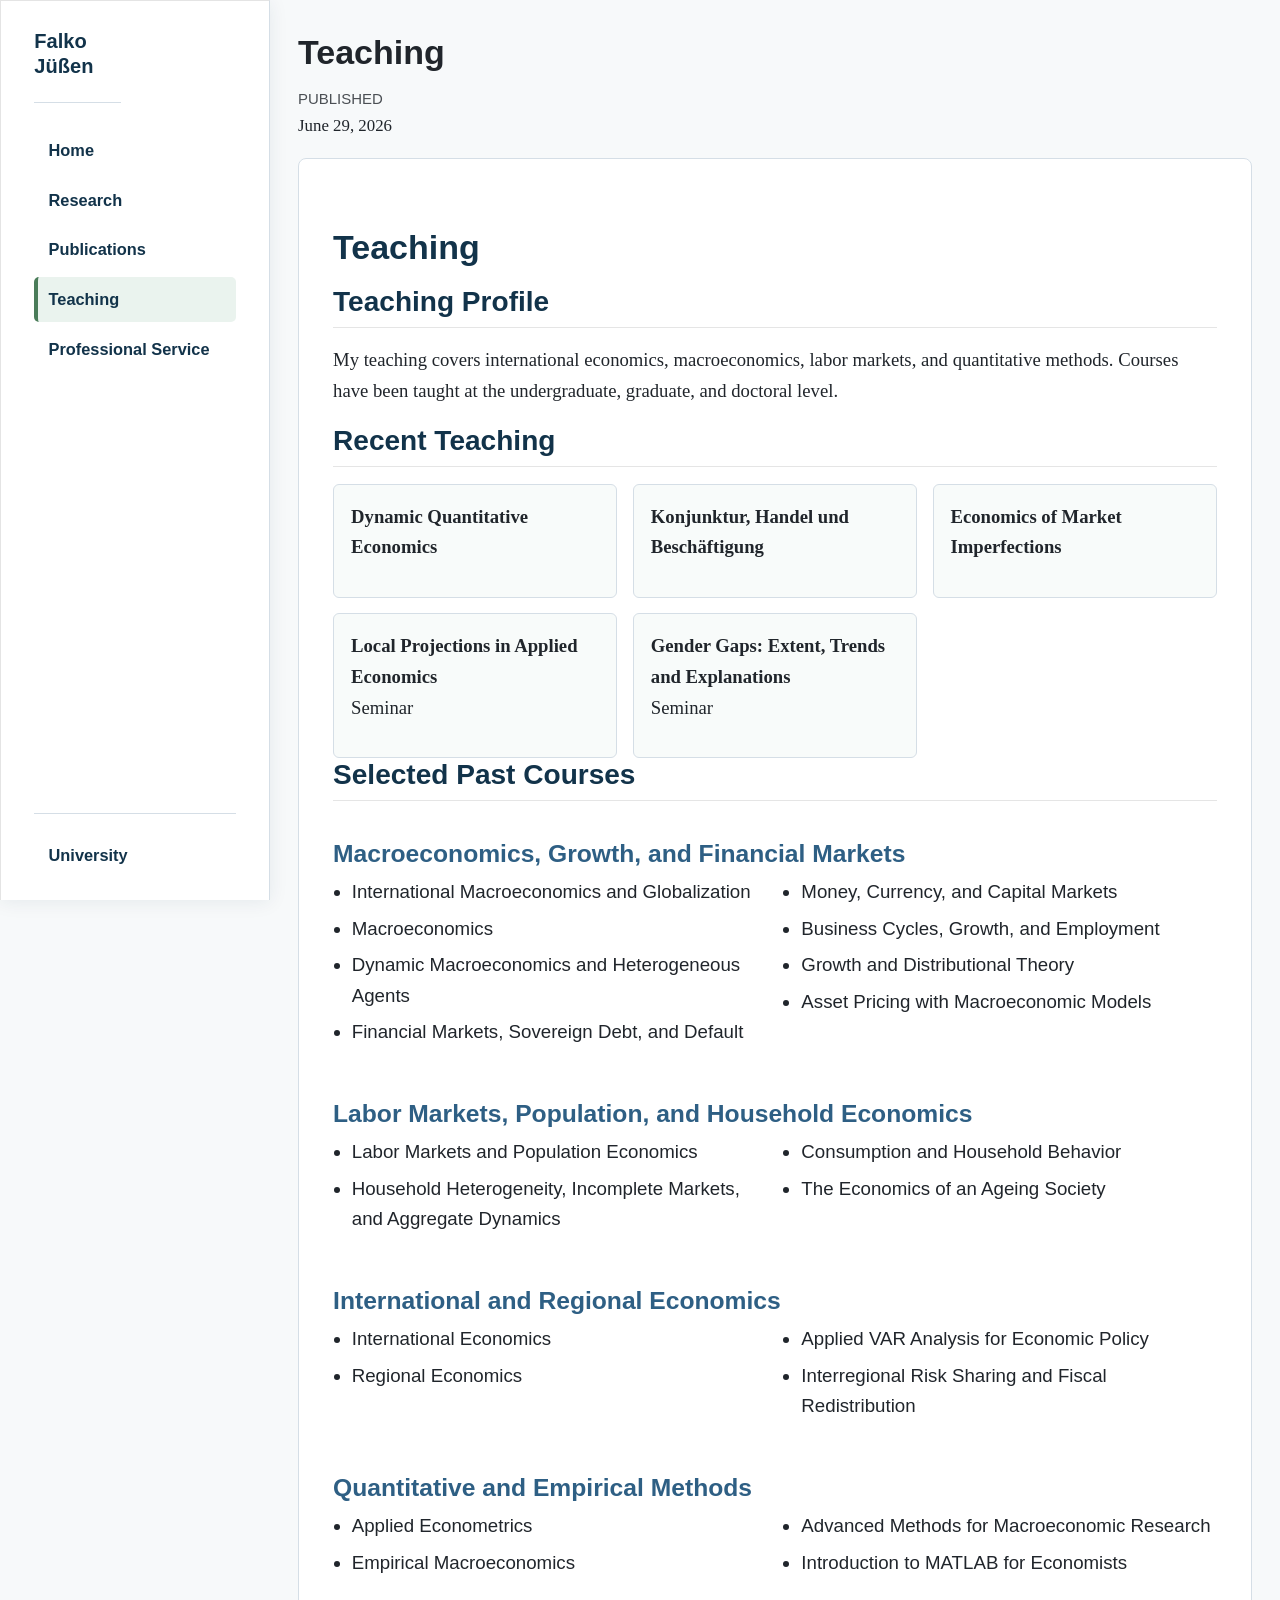
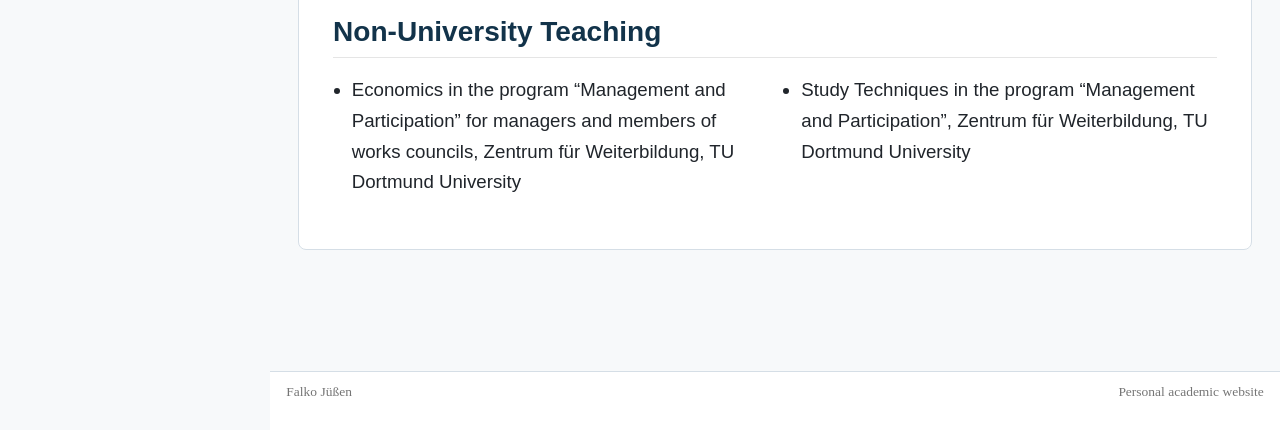
<file: teaching.html>
<!DOCTYPE html>
<html xmlns="http://www.w3.org/1999/xhtml" lang="en" xml:lang="en"><head>

<meta charset="utf-8">
<meta name="generator" content="quarto-1.9.38">

<meta name="viewport" content="width=device-width, initial-scale=1.0, user-scalable=yes">

<meta name="dcterms.date" content="2026-06-29">

<title>Teaching – Falko Jüßen</title>
<style>
/* Default styles provided by pandoc.
** See https://pandoc.org/MANUAL.html#variables-for-html for config info.
*/
code{white-space: pre-wrap;}
span.smallcaps{font-variant: small-caps;}
div.columns{display: flex; gap: min(4vw, 1.5em);}
div.column{flex: auto; overflow-x: auto;}
div.hanging-indent{margin-left: 1.5em; text-indent: -1.5em;}
ul.task-list{list-style: none;}
ul.task-list li input[type="checkbox"] {
  width: 0.8em;
  margin: 0 0.8em 0.2em -1em; /* quarto-specific, see https://github.com/quarto-dev/quarto-cli/issues/4556 */ 
  vertical-align: middle;
}
</style>


<script src="site_libs/quarto-nav/quarto-nav.js"></script>
<script src="site_libs/quarto-nav/headroom.min.js"></script>
<script src="site_libs/clipboard/clipboard.min.js"></script>
<script src="site_libs/quarto-html/quarto.js" type="module"></script>
<script src="site_libs/quarto-html/tabsets/tabsets.js" type="module"></script>
<script src="site_libs/quarto-html/popper.min.js"></script>
<script src="site_libs/quarto-html/tippy.umd.min.js"></script>
<script src="site_libs/quarto-html/anchor.min.js"></script>
<link href="site_libs/quarto-html/tippy.css" rel="stylesheet">
<link href="site_libs/quarto-html/quarto-syntax-highlighting-15634bcf2e68342d4ad2dfa704d543f6.css" rel="stylesheet" id="quarto-text-highlighting-styles">
<script src="site_libs/bootstrap/bootstrap.min.js"></script>
<link href="site_libs/bootstrap/bootstrap-icons.css" rel="stylesheet">
<link href="site_libs/bootstrap/bootstrap-d70271683aa93feafeb583e606870e3f.min.css" rel="stylesheet" append-hash="true" id="quarto-bootstrap" data-mode="light">
<script id="quarto-search-options" type="application/json">{
  "language": {
    "search-no-results-text": "No results",
    "search-matching-documents-text": "matching documents",
    "search-copy-link-title": "Copy link to search",
    "search-hide-matches-text": "Hide additional matches",
    "search-more-match-text": "more match in this document",
    "search-more-matches-text": "more matches in this document",
    "search-clear-button-title": "Clear",
    "search-text-placeholder": "",
    "search-detached-cancel-button-title": "Cancel",
    "search-submit-button-title": "Submit",
    "search-label": "Search"
  }
}</script>
<script type="application/ld+json">
{
  "@context": "https://schema.org",
  "@type": "ProfilePage",
  "@id": "https://fjuessen.github.io/#profile",
  "url": "https://fjuessen.github.io/",
  "name": "Falko Jüßen",
  "about": {
    "@type": "Person",
    "@id": "https://fjuessen.github.io/#person",
    "name": "Falko Jüßen",
    "honorificPrefix": "Prof. Dr.",
    "jobTitle": "Professor of International Economics and Regional Economics",
    "url": "https://fjuessen.github.io/",
    "image": "https://fjuessen.github.io/images/Foto_FJ.JPG",
    "worksFor": {
      "@type": "CollegeOrUniversity",
      "name": "University of Wuppertal",
      "url": "https://www.uni-wuppertal.de/"
    },
    "affiliation": {
      "@type": "Organization",
      "name": "Schumpeter School of Business and Economics",
      "url": "https://www.wiwi.uni-wuppertal.de/"
    },
    "sameAs": [
      "https://juessen.wiwi.uni-wuppertal.de/de/",
      "https://scholar.google.com/citations?user=DzQGpAIAAAAJ",
      "https://ideas.repec.org/e/pju38.html"
    ],
    "knowsAbout": [
      "Family economics",
      "Labor economics",
      "Macroeconomics",
      "Empirical economics",
      "Quantitative economics"
    ]
  }
}
</script>


<link rel="stylesheet" href="styles.css">
</head>

<body class="nav-fixed quarto-light">

<div id="quarto-search-results"></div>
  <header id="quarto-header" class="headroom fixed-top">
    <nav class="navbar navbar-expand-lg " data-bs-theme="dark">
      <div class="navbar-container container-fluid">
      <div class="navbar-brand-container mx-auto">
    <a class="navbar-brand" href="./index.html">
    <span class="navbar-title">Falko Jüßen</span>
    </a>
  </div>
          <button class="navbar-toggler" type="button" data-bs-toggle="collapse" data-bs-target="#navbarCollapse" aria-controls="navbarCollapse" role="menu" aria-expanded="false" aria-label="Toggle navigation" onclick="if (window.quartoToggleHeadroom) { window.quartoToggleHeadroom(); }">
  <span class="navbar-toggler-icon"></span>
</button>
          <div class="collapse navbar-collapse" id="navbarCollapse">
            <ul class="navbar-nav navbar-nav-scroll me-auto">
  <li class="nav-item">
    <a class="nav-link" href="./index.html"> 
<span class="menu-text">Home</span></a>
  </li>  
  <li class="nav-item">
    <a class="nav-link" href="./research.html"> 
<span class="menu-text">Research</span></a>
  </li>  
  <li class="nav-item">
    <a class="nav-link" href="./publications.html"> 
<span class="menu-text">Publications</span></a>
  </li>  
  <li class="nav-item">
    <a class="nav-link active" href="./teaching.html" aria-current="page"> 
<span class="menu-text">Teaching</span></a>
  </li>  
  <li class="nav-item">
    <a class="nav-link" href="./service.html"> 
<span class="menu-text">Professional Service</span></a>
  </li>  
</ul>
            <ul class="navbar-nav navbar-nav-scroll ms-auto">
  <li class="nav-item">
    <a class="nav-link" href="https://juessen.wiwi.uni-wuppertal.de/de/"> 
<span class="menu-text">University</span></a>
  </li>  
</ul>
          </div> <!-- /navcollapse -->
            <div class="quarto-navbar-tools">
</div>
      </div> <!-- /container-fluid -->
    </nav>
</header>
<!-- content -->
<div id="quarto-content" class="quarto-container page-columns page-rows-contents page-layout-full page-navbar">
<!-- sidebar -->
<!-- margin-sidebar -->
    
<!-- main -->
<main class="content column-page" id="quarto-document-content">

<header id="title-block-header" class="quarto-title-block default">
<div class="quarto-title">
<h1 class="title">Teaching</h1>
</div>



<div class="quarto-title-meta column-page">

    
    <div>
    <div class="quarto-title-meta-heading">Published</div>
    <div class="quarto-title-meta-contents">
      <p class="date">June 29, 2026</p>
    </div>
  </div>
  
    
  </div>
  


</header>


<section id="teaching" class="level1 content-wrap">
<h1>Teaching</h1>
<section id="teaching-profile" class="level2">
<h2 class="anchored" data-anchor-id="teaching-profile">Teaching Profile</h2>
<p>My teaching covers international economics, macroeconomics, labor markets, and quantitative methods. Courses have been taught at the undergraduate, graduate, and doctoral level.</p>
</section>
<section id="recent-teaching" class="level2">
<h2 class="anchored" data-anchor-id="recent-teaching">Recent Teaching</h2>
<div class="course-grid">
<div class="course-card">
<p><strong>Dynamic Quantitative Economics</strong></p>
</div>
<div class="course-card">
<p><strong>Konjunktur, Handel und Beschäftigung</strong></p>
</div>
<div class="course-card">
<p><strong>Economics of Market Imperfections</strong></p>
</div>
<div class="course-card">
<p><strong>Local Projections in Applied Economics</strong><br>
Seminar</p>
</div>
<div class="course-card">
<p><strong>Gender Gaps: Extent, Trends and Explanations</strong><br>
Seminar</p>
</div>
</div>
</section>
<section id="selected-past-courses" class="level2">
<h2 class="anchored" data-anchor-id="selected-past-courses">Selected Past Courses</h2>
<section id="macroeconomics-growth-and-financial-markets" class="level3 teaching-block">
<h3 class="anchored" data-anchor-id="macroeconomics-growth-and-financial-markets">Macroeconomics, Growth, and Financial Markets</h3>
<div class="service-list">
<ul>
<li>International Macroeconomics and Globalization</li>
<li>Macroeconomics</li>
<li>Dynamic Macroeconomics and Heterogeneous Agents</li>
<li>Financial Markets, Sovereign Debt, and Default</li>
<li>Money, Currency, and Capital Markets</li>
<li>Business Cycles, Growth, and Employment</li>
<li>Growth and Distributional Theory</li>
<li>Asset Pricing with Macroeconomic Models</li>
</ul>
</div>
</section>
<section id="labor-markets-population-and-household-economics" class="level3 teaching-block">
<h3 class="anchored" data-anchor-id="labor-markets-population-and-household-economics">Labor Markets, Population, and Household Economics</h3>
<div class="service-list">
<ul>
<li>Labor Markets and Population Economics</li>
<li>Household Heterogeneity, Incomplete Markets, and Aggregate Dynamics</li>
<li>Consumption and Household Behavior</li>
<li>The Economics of an Ageing Society</li>
</ul>
</div>
</section>
<section id="international-and-regional-economics" class="level3 teaching-block">
<h3 class="anchored" data-anchor-id="international-and-regional-economics">International and Regional Economics</h3>
<div class="service-list">
<ul>
<li>International Economics</li>
<li>Regional Economics</li>
<li>Applied VAR Analysis for Economic Policy</li>
<li>Interregional Risk Sharing and Fiscal Redistribution</li>
</ul>
</div>
</section>
<section id="quantitative-and-empirical-methods" class="level3 teaching-block">
<h3 class="anchored" data-anchor-id="quantitative-and-empirical-methods">Quantitative and Empirical Methods</h3>
<div class="service-list">
<ul>
<li>Applied Econometrics</li>
<li>Empirical Macroeconomics</li>
<li>Advanced Methods for Macroeconomic Research</li>
<li>Introduction to MATLAB for Economists</li>
</ul>
</div>
</section>
</section>
<section id="non-university-teaching" class="level2">
<h2 class="anchored" data-anchor-id="non-university-teaching">Non-University Teaching</h2>
<div class="service-list">
<ul>
<li>Economics in the program “Management and Participation” for managers and members of works councils, Zentrum für Weiterbildung, TU Dortmund University</li>
<li>Study Techniques in the program “Management and Participation”, Zentrum für Weiterbildung, TU Dortmund University</li>
</ul>
</div>
</section>
</section>



</main> <!-- /main -->
<script id="quarto-html-after-body" type="application/javascript">
  window.document.addEventListener("DOMContentLoaded", function (event) {
    const icon = "";
    const anchorJS = new window.AnchorJS();
    anchorJS.options = {
      placement: 'right',
      icon: icon
    };
    anchorJS.add('.anchored');
    const isCodeAnnotation = (el) => {
      for (const clz of el.classList) {
        if (clz.startsWith('code-annotation-')) {                     
          return true;
        }
      }
      return false;
    }
    const onCopySuccess = function(e) {
      // button target
      const button = e.trigger;
      // don't keep focus
      button.blur();
      // flash "checked"
      button.classList.add('code-copy-button-checked');
      var currentTitle = button.getAttribute("title");
      button.setAttribute("title", "Copied!");
      let tooltip;
      if (window.bootstrap) {
        button.setAttribute("data-bs-toggle", "tooltip");
        button.setAttribute("data-bs-placement", "left");
        button.setAttribute("data-bs-title", "Copied!");
        tooltip = new bootstrap.Tooltip(button, 
          { trigger: "manual", 
            customClass: "code-copy-button-tooltip",
            offset: [0, -8]});
        tooltip.show();    
      }
      setTimeout(function() {
        if (tooltip) {
          tooltip.hide();
          button.removeAttribute("data-bs-title");
          button.removeAttribute("data-bs-toggle");
          button.removeAttribute("data-bs-placement");
        }
        button.setAttribute("title", currentTitle);
        button.classList.remove('code-copy-button-checked');
      }, 1000);
      // clear code selection
      e.clearSelection();
    }
    const getTextToCopy = function(trigger) {
      const outerScaffold = trigger.parentElement.cloneNode(true);
      const codeEl = outerScaffold.querySelector('code');
      for (const childEl of codeEl.children) {
        if (isCodeAnnotation(childEl)) {
          childEl.remove();
        }
      }
      return codeEl.innerText;
    }
    const clipboard = new window.ClipboardJS('.code-copy-button:not([data-in-quarto-modal])', {
      text: getTextToCopy
    });
    clipboard.on('success', onCopySuccess);
    if (window.document.getElementById('quarto-embedded-source-code-modal')) {
      const clipboardModal = new window.ClipboardJS('.code-copy-button[data-in-quarto-modal]', {
        text: getTextToCopy,
        container: window.document.getElementById('quarto-embedded-source-code-modal')
      });
      clipboardModal.on('success', onCopySuccess);
    }
      var localhostRegex = new RegExp(/^(?:http|https):\/\/localhost\:?[0-9]*\//);
      var mailtoRegex = new RegExp(/^mailto:/);
        var filterRegex = new RegExp("https:\/\/fjuessen\.github\.io");
      var isInternal = (href) => {
          return filterRegex.test(href) || localhostRegex.test(href) || mailtoRegex.test(href);
      }
      // Inspect non-navigation links and adorn them if external
     var links = window.document.querySelectorAll('a[href]:not(.nav-link):not(.navbar-brand):not(.toc-action):not(.sidebar-link):not(.sidebar-item-toggle):not(.pagination-link):not(.no-external):not([aria-hidden]):not(.dropdown-item):not(.quarto-navigation-tool):not(.about-link)');
      for (var i=0; i<links.length; i++) {
        const link = links[i];
        if (!isInternal(link.href)) {
          // undo the damage that might have been done by quarto-nav.js in the case of
          // links that we want to consider external
          if (link.dataset.originalHref !== undefined) {
            link.href = link.dataset.originalHref;
          }
        }
      }
    function tippyHover(el, contentFn, onTriggerFn, onUntriggerFn) {
      const config = {
        allowHTML: true,
        maxWidth: 500,
        delay: 100,
        arrow: false,
        appendTo: function(el) {
            return el.parentElement;
        },
        interactive: true,
        interactiveBorder: 10,
        theme: 'quarto',
        placement: 'bottom-start',
      };
      if (contentFn) {
        config.content = contentFn;
      }
      if (onTriggerFn) {
        config.onTrigger = onTriggerFn;
      }
      if (onUntriggerFn) {
        config.onUntrigger = onUntriggerFn;
      }
      window.tippy(el, config); 
    }
    const noterefs = window.document.querySelectorAll('a[role="doc-noteref"]');
    for (var i=0; i<noterefs.length; i++) {
      const ref = noterefs[i];
      tippyHover(ref, function() {
        // use id or data attribute instead here
        let href = ref.getAttribute('data-footnote-href') || ref.getAttribute('href');
        try { href = new URL(href).hash; } catch {}
        const id = href.replace(/^#\/?/, "");
        const note = window.document.getElementById(id);
        if (note) {
          return note.innerHTML;
        } else {
          return "";
        }
      });
    }
    const xrefs = window.document.querySelectorAll('a.quarto-xref');
    const processXRef = (id, note) => {
      // Strip column container classes
      const stripColumnClz = (el) => {
        el.classList.remove("page-full", "page-columns");
        if (el.children) {
          for (const child of el.children) {
            stripColumnClz(child);
          }
        }
      }
      stripColumnClz(note)
      if (id === null || id.startsWith('sec-')) {
        // Special case sections, only their first couple elements
        const container = document.createElement("div");
        if (note.children && note.children.length > 2) {
          container.appendChild(note.children[0].cloneNode(true));
          for (let i = 1; i < note.children.length; i++) {
            const child = note.children[i];
            if (child.tagName === "P" && child.innerText === "") {
              continue;
            } else {
              container.appendChild(child.cloneNode(true));
              break;
            }
          }
          if (window.Quarto?.typesetMath) {
            window.Quarto.typesetMath(container);
          }
          return container.innerHTML
        } else {
          if (window.Quarto?.typesetMath) {
            window.Quarto.typesetMath(note);
          }
          return note.innerHTML;
        }
      } else {
        // Remove any anchor links if they are present
        const anchorLink = note.querySelector('a.anchorjs-link');
        if (anchorLink) {
          anchorLink.remove();
        }
        if (window.Quarto?.typesetMath) {
          window.Quarto.typesetMath(note);
        }
        if (note.classList.contains("callout")) {
          return note.outerHTML;
        } else {
          return note.innerHTML;
        }
      }
    }
    for (var i=0; i<xrefs.length; i++) {
      const xref = xrefs[i];
      tippyHover(xref, undefined, function(instance) {
        instance.disable();
        let url = xref.getAttribute('href');
        let hash = undefined; 
        if (url.startsWith('#')) {
          hash = url;
        } else {
          try { hash = new URL(url).hash; } catch {}
        }
        if (hash) {
          const id = hash.replace(/^#\/?/, "");
          const note = window.document.getElementById(id);
          if (note !== null) {
            try {
              const html = processXRef(id, note.cloneNode(true));
              instance.setContent(html);
            } finally {
              instance.enable();
              instance.show();
            }
          } else {
            // See if we can fetch this
            fetch(url.split('#')[0])
            .then(res => res.text())
            .then(html => {
              const parser = new DOMParser();
              const htmlDoc = parser.parseFromString(html, "text/html");
              const note = htmlDoc.getElementById(id);
              if (note !== null) {
                const html = processXRef(id, note);
                instance.setContent(html);
              } 
            }).finally(() => {
              instance.enable();
              instance.show();
            });
          }
        } else {
          // See if we can fetch a full url (with no hash to target)
          // This is a special case and we should probably do some content thinning / targeting
          fetch(url)
          .then(res => res.text())
          .then(html => {
            const parser = new DOMParser();
            const htmlDoc = parser.parseFromString(html, "text/html");
            const note = htmlDoc.querySelector('main.content');
            if (note !== null) {
              // This should only happen for chapter cross references
              // (since there is no id in the URL)
              // remove the first header
              if (note.children.length > 0 && note.children[0].tagName === "HEADER") {
                note.children[0].remove();
              }
              const html = processXRef(null, note);
              instance.setContent(html);
            } 
          }).finally(() => {
            instance.enable();
            instance.show();
          });
        }
      }, function(instance) {
      });
    }
        let selectedAnnoteEl;
        const selectorForAnnotation = ( cell, annotation) => {
          let cellAttr = 'data-code-cell="' + cell + '"';
          let lineAttr = 'data-code-annotation="' +  annotation + '"';
          const selector = 'span[' + cellAttr + '][' + lineAttr + ']';
          return selector;
        }
        const selectCodeLines = (annoteEl) => {
          const doc = window.document;
          const targetCell = annoteEl.getAttribute("data-target-cell");
          const targetAnnotation = annoteEl.getAttribute("data-target-annotation");
          const annoteSpan = window.document.querySelector(selectorForAnnotation(targetCell, targetAnnotation));
          const lines = annoteSpan.getAttribute("data-code-lines").split(",");
          const lineIds = lines.map((line) => {
            return targetCell + "-" + line;
          })
          let top = null;
          let height = null;
          let parent = null;
          if (lineIds.length > 0) {
              //compute the position of the single el (top and bottom and make a div)
              const el = window.document.getElementById(lineIds[0]);
              top = el.offsetTop;
              height = el.offsetHeight;
              parent = el.parentElement.parentElement;
            if (lineIds.length > 1) {
              const lastEl = window.document.getElementById(lineIds[lineIds.length - 1]);
              const bottom = lastEl.offsetTop + lastEl.offsetHeight;
              height = bottom - top;
            }
            if (top !== null && height !== null && parent !== null) {
              // cook up a div (if necessary) and position it 
              let div = window.document.getElementById("code-annotation-line-highlight");
              if (div === null) {
                div = window.document.createElement("div");
                div.setAttribute("id", "code-annotation-line-highlight");
                div.style.position = 'absolute';
                parent.appendChild(div);
              }
              div.style.top = top - 2 + "px";
              div.style.height = height + 4 + "px";
              div.style.left = 0;
              let gutterDiv = window.document.getElementById("code-annotation-line-highlight-gutter");
              if (gutterDiv === null) {
                gutterDiv = window.document.createElement("div");
                gutterDiv.setAttribute("id", "code-annotation-line-highlight-gutter");
                gutterDiv.style.position = 'absolute';
                const codeCell = window.document.getElementById(targetCell);
                const gutter = codeCell.querySelector('.code-annotation-gutter');
                gutter.appendChild(gutterDiv);
              }
              gutterDiv.style.top = top - 2 + "px";
              gutterDiv.style.height = height + 4 + "px";
            }
            selectedAnnoteEl = annoteEl;
          }
        };
        const unselectCodeLines = () => {
          const elementsIds = ["code-annotation-line-highlight", "code-annotation-line-highlight-gutter"];
          elementsIds.forEach((elId) => {
            const div = window.document.getElementById(elId);
            if (div) {
              div.remove();
            }
          });
          selectedAnnoteEl = undefined;
        };
          // Handle positioning of the toggle
      window.addEventListener(
        "resize",
        throttle(() => {
          elRect = undefined;
          if (selectedAnnoteEl) {
            selectCodeLines(selectedAnnoteEl);
          }
        }, 10)
      );
      function throttle(fn, ms) {
      let throttle = false;
      let timer;
        return (...args) => {
          if(!throttle) { // first call gets through
              fn.apply(this, args);
              throttle = true;
          } else { // all the others get throttled
              if(timer) clearTimeout(timer); // cancel #2
              timer = setTimeout(() => {
                fn.apply(this, args);
                timer = throttle = false;
              }, ms);
          }
        };
      }
        // Attach click handler to the DT
        const annoteDls = window.document.querySelectorAll('dt[data-target-cell]');
        for (const annoteDlNode of annoteDls) {
          annoteDlNode.addEventListener('click', (event) => {
            const clickedEl = event.target;
            if (clickedEl !== selectedAnnoteEl) {
              unselectCodeLines();
              const activeEl = window.document.querySelector('dt[data-target-cell].code-annotation-active');
              if (activeEl) {
                activeEl.classList.remove('code-annotation-active');
              }
              selectCodeLines(clickedEl);
              clickedEl.classList.add('code-annotation-active');
            } else {
              // Unselect the line
              unselectCodeLines();
              clickedEl.classList.remove('code-annotation-active');
            }
          });
        }
    const findCites = (el) => {
      const parentEl = el.parentElement;
      if (parentEl) {
        const cites = parentEl.dataset.cites;
        if (cites) {
          return {
            el,
            cites: cites.split(' ')
          };
        } else {
          return findCites(el.parentElement)
        }
      } else {
        return undefined;
      }
    };
    var bibliorefs = window.document.querySelectorAll('a[role="doc-biblioref"]');
    for (var i=0; i<bibliorefs.length; i++) {
      const ref = bibliorefs[i];
      const citeInfo = findCites(ref);
      if (citeInfo) {
        tippyHover(citeInfo.el, function() {
          var popup = window.document.createElement('div');
          citeInfo.cites.forEach(function(cite) {
            var citeDiv = window.document.createElement('div');
            citeDiv.classList.add('hanging-indent');
            citeDiv.classList.add('csl-entry');
            var biblioDiv = window.document.getElementById('ref-' + cite);
            if (biblioDiv) {
              citeDiv.innerHTML = biblioDiv.innerHTML;
            }
            popup.appendChild(citeDiv);
          });
          return popup.innerHTML;
        });
      }
    }
  });
  </script>
</div> <!-- /content -->
<footer class="footer">
  <div class="nav-footer">
    <div class="nav-footer-left">
<p>Falko Jüßen</p>
</div>   
    <div class="nav-footer-center">
      &nbsp;
    </div>
    <div class="nav-footer-right">
<p>Personal academic website</p>
</div>
  </div>
</footer>




</body></html>
</file>
<file: site_libs/quarto-html/tippy.css>
.tippy-box[data-animation=fade][data-state=hidden]{opacity:0}[data-tippy-root]{max-width:calc(100vw - 10px)}.tippy-box{position:relative;background-color:#333;color:#fff;border-radius:4px;font-size:14px;line-height:1.4;white-space:normal;outline:0;transition-property:transform,visibility,opacity}.tippy-box[data-placement^=top]>.tippy-arrow{bottom:0}.tippy-box[data-placement^=top]>.tippy-arrow:before{bottom:-7px;left:0;border-width:8px 8px 0;border-top-color:initial;transform-origin:center top}.tippy-box[data-placement^=bottom]>.tippy-arrow{top:0}.tippy-box[data-placement^=bottom]>.tippy-arrow:before{top:-7px;left:0;border-width:0 8px 8px;border-bottom-color:initial;transform-origin:center bottom}.tippy-box[data-placement^=left]>.tippy-arrow{right:0}.tippy-box[data-placement^=left]>.tippy-arrow:before{border-width:8px 0 8px 8px;border-left-color:initial;right:-7px;transform-origin:center left}.tippy-box[data-placement^=right]>.tippy-arrow{left:0}.tippy-box[data-placement^=right]>.tippy-arrow:before{left:-7px;border-width:8px 8px 8px 0;border-right-color:initial;transform-origin:center right}.tippy-box[data-inertia][data-state=visible]{transition-timing-function:cubic-bezier(.54,1.5,.38,1.11)}.tippy-arrow{width:16px;height:16px;color:#333}.tippy-arrow:before{content:"";position:absolute;border-color:transparent;border-style:solid}.tippy-content{position:relative;padding:5px 9px;z-index:1}
</file>
<file: site_libs/quarto-html/quarto-syntax-highlighting-15634bcf2e68342d4ad2dfa704d543f6.css>
/* quarto syntax highlight colors */
:root {
  --quarto-hl-ot-color: #003B4F;
  --quarto-hl-at-color: #657422;
  --quarto-hl-ss-color: #20794D;
  --quarto-hl-an-color: #5E5E5E;
  --quarto-hl-fu-color: #4758AB;
  --quarto-hl-st-color: #20794D;
  --quarto-hl-cf-color: #003B4F;
  --quarto-hl-op-color: #5E5E5E;
  --quarto-hl-er-color: #AD0000;
  --quarto-hl-bn-color: #AD0000;
  --quarto-hl-al-color: #AD0000;
  --quarto-hl-va-color: #111111;
  --quarto-hl-bu-color: inherit;
  --quarto-hl-ex-color: inherit;
  --quarto-hl-pp-color: #AD0000;
  --quarto-hl-in-color: #5E5E5E;
  --quarto-hl-vs-color: #20794D;
  --quarto-hl-wa-color: #5E5E5E;
  --quarto-hl-do-color: #5E5E5E;
  --quarto-hl-im-color: #00769E;
  --quarto-hl-ch-color: #20794D;
  --quarto-hl-dt-color: #AD0000;
  --quarto-hl-fl-color: #AD0000;
  --quarto-hl-co-color: #5E5E5E;
  --quarto-hl-cv-color: #5E5E5E;
  --quarto-hl-cn-color: #8f5902;
  --quarto-hl-sc-color: #5E5E5E;
  --quarto-hl-dv-color: #AD0000;
  --quarto-hl-kw-color: #003B4F;
}

/* other quarto variables */
:root {
  --quarto-font-monospace: SFMono-Regular, Menlo, Monaco, Consolas, "Liberation Mono", "Courier New", monospace;
}

/* syntax highlight based on Pandoc's rules */
pre > code.sourceCode > span {
  color: #003B4F;
}

code.sourceCode > span {
  color: #003B4F;
}

div.sourceCode,
div.sourceCode pre.sourceCode {
  color: #003B4F;
}

/* Normal */
code span {
  color: #003B4F;
}

/* Alert */
code span.al {
  color: #AD0000;
  font-style: inherit;
}

/* Annotation */
code span.an {
  color: #5E5E5E;
  font-style: inherit;
}

/* Attribute */
code span.at {
  color: #657422;
  font-style: inherit;
}

/* BaseN */
code span.bn {
  color: #AD0000;
  font-style: inherit;
}

/* BuiltIn */
code span.bu {
  font-style: inherit;
}

/* ControlFlow */
code span.cf {
  color: #003B4F;
  font-weight: bold;
  font-style: inherit;
}

/* Char */
code span.ch {
  color: #20794D;
  font-style: inherit;
}

/* Constant */
code span.cn {
  color: #8f5902;
  font-style: inherit;
}

/* Comment */
code span.co {
  color: #5E5E5E;
  font-style: inherit;
}

/* CommentVar */
code span.cv {
  color: #5E5E5E;
  font-style: italic;
}

/* Documentation */
code span.do {
  color: #5E5E5E;
  font-style: italic;
}

/* DataType */
code span.dt {
  color: #AD0000;
  font-style: inherit;
}

/* DecVal */
code span.dv {
  color: #AD0000;
  font-style: inherit;
}

/* Error */
code span.er {
  color: #AD0000;
  font-style: inherit;
}

/* Extension */
code span.ex {
  font-style: inherit;
}

/* Float */
code span.fl {
  color: #AD0000;
  font-style: inherit;
}

/* Function */
code span.fu {
  color: #4758AB;
  font-style: inherit;
}

/* Import */
code span.im {
  color: #00769E;
  font-style: inherit;
}

/* Information */
code span.in {
  color: #5E5E5E;
  font-style: inherit;
}

/* Keyword */
code span.kw {
  color: #003B4F;
  font-weight: bold;
  font-style: inherit;
}

/* Operator */
code span.op {
  color: #5E5E5E;
  font-style: inherit;
}

/* Other */
code span.ot {
  color: #003B4F;
  font-style: inherit;
}

/* Preprocessor */
code span.pp {
  color: #AD0000;
  font-style: inherit;
}

/* SpecialChar */
code span.sc {
  color: #5E5E5E;
  font-style: inherit;
}

/* SpecialString */
code span.ss {
  color: #20794D;
  font-style: inherit;
}

/* String */
code span.st {
  color: #20794D;
  font-style: inherit;
}

/* Variable */
code span.va {
  color: #111111;
  font-style: inherit;
}

/* VerbatimString */
code span.vs {
  color: #20794D;
  font-style: inherit;
}

/* Warning */
code span.wa {
  color: #5E5E5E;
  font-style: italic;
}

.prevent-inlining {
  content: "</";
}

/*# sourceMappingURL=f23921c56f73e400b49028c9186a1aa0.css.map */
</file>
<file: styles.css>
:root {
  --site-blue: #184e77;
  --site-blue-dark: #12334a;
  --site-green: #4a7c59;
  --site-ink: #20252b;
  --site-muted: #61707d;
  --site-line: #d5dee6;
  --site-bg: #f7f9fa;
  --site-panel: #ffffff;
  --sidebar-width: 270px;
}

body {
  color: var(--site-ink);
  background: var(--site-bg);
  line-height: 1.64;
}

.navbar {
  border-bottom: 1px solid var(--site-line);
  background: rgba(255, 255, 255, .98);
}

.navbar-title {
  font-weight: 800;
}

.hero {
  display: grid;
  grid-template-columns: 220px minmax(0, 1fr);
  gap: 2.25rem;
  align-items: center;
  max-width: 960px;
  margin: 2.25rem auto 1.5rem;
  padding: 2rem;
  background: var(--site-panel);
  border: 1px solid var(--site-line);
  border-left: 6px solid var(--site-green);
  border-radius: 8px;
}

.hero-photo img {
  width: 198px;
  height: 246px;
  object-fit: cover;
  border-radius: 7px;
  border: 1px solid #cfdbe3;
}

.hero h1 {
  margin: 0 0 .75rem;
  font-size: 2.7rem;
  line-height: 1.05;
  color: var(--site-blue-dark);
}

.hero p {
  margin-bottom: .35rem;
  color: var(--site-muted);
  font-size: 1.08rem;
}

.content-wrap {
  max-width: 960px;
  margin: 0 auto 2.5rem;
  padding: 2rem;
  background: var(--site-panel);
  border: 1px solid var(--site-line);
  border-radius: 8px;
}

.content-wrap h1,
.content-wrap h2 {
  color: var(--site-blue-dark);
}

.content-wrap h2 {
  margin-top: 2rem;
  padding-top: 1rem;
  border-top: 1px solid var(--site-line);
}

.content-wrap h2:first-child {
  margin-top: 0;
  padding-top: 0;
  border-top: 0;
}

.link-row {
  display: flex;
  flex-wrap: wrap;
  gap: .65rem;
  margin-top: 1.2rem;
}

.btn {
  border-radius: 5px;
  font-weight: 700;
}

.btn-primary {
  background: var(--site-green);
  border-color: var(--site-green);
}

.btn-primary:hover {
  background: #355d42;
  border-color: #355d42;
}

.btn-secondary {
  background: #eef5f7;
  border-color: #d3e1e6;
  color: var(--site-blue-dark);
}

.tag-list ul,
.quick-links ul {
  list-style: none;
  padding-left: 0;
}

.tag-list li {
  display: inline-block;
  margin: .25rem .35rem .25rem 0;
  padding: .36rem .74rem;
  background: #eaf3ee;
  color: #254836;
  border: 1px solid #c8dbcf;
  border-radius: 999px;
  font-size: .9rem;
  font-weight: 700;
}

.publication,
.item-list,
.timeline-item {
  padding: 1rem 0;
  border-bottom: 1px solid var(--site-line);
}

.item-list {
  padding: 1.1rem 1.25rem;
  margin-top: .75rem;
  background: #f8fbfa;
  border: 1px solid var(--site-line);
  border-left: 5px solid var(--site-green);
  border-radius: 6px;
}

.publication:last-child,
.item-list:last-child,
.timeline-item:last-child {
  border-bottom: 0;
}

.paper-featured {
  margin: 1rem 0 1.35rem;
  padding: 1.15rem 1.25rem;
  background: #f8fbfa;
  border: 1px solid var(--site-line);
  border-left: 5px solid var(--site-green);
  border-radius: 6px;
}

.paper-featured p {
  margin-bottom: .55rem;
}

.paper-label {
  display: inline-block;
  margin-bottom: .65rem;
  padding: .22rem .58rem;
  background: #eaf3ee;
  color: #254836;
  border: 1px solid #c8dbcf;
  border-radius: 999px;
  font-size: .78rem;
  font-weight: 800;
  letter-spacing: 0;
  text-transform: uppercase;
}

.paper-label p {
  margin: 0;
}

.paper-note {
  color: var(--site-muted);
}

.paper-links {
  margin-top: .9rem;
}

.course-grid {
  display: grid;
  grid-template-columns: repeat(auto-fit, minmax(220px, 1fr));
  gap: .9rem;
}

.course-card {
  padding: 1rem;
  background: #f8fbfa;
  border: 1px solid var(--site-line);
  border-radius: 6px;
}

.service-list ul {
  columns: 2;
  column-gap: 2rem;
  padding-left: 1.1rem;
}

.service-list li {
  break-inside: avoid;
  margin-bottom: .35rem;
}

.teaching-block {
  padding: .4rem 0 .8rem;
}

.teaching-block h3 {
  margin-top: .8rem;
  color: var(--site-blue);
}

footer.footer {
  border-top: 1px solid var(--site-line);
}

@media (min-width: 992px) {
  body {
    padding-left: var(--sidebar-width);
  }

  .navbar {
    position: fixed;
    top: 0;
    left: 0;
    bottom: 0;
    z-index: 1030;
    width: var(--sidebar-width);
    height: 100vh;
    padding: 0;
    overflow-y: auto;
    background: #ffffff !important;
    border-right: 1px solid var(--site-line);
    border-bottom: 0;
    box-shadow: 0 2px 18px rgba(18, 51, 74, .08);
  }

  .navbar .navbar-container {
    display: flex;
    flex-direction: column;
    align-items: stretch;
    min-height: 100vh;
    padding: 1.35rem 1rem;
  }

  .navbar-brand-container {
    margin: 0 0 1.4rem !important;
    padding-bottom: 1rem;
    border-bottom: 1px solid var(--site-line);
  }

  .navbar-brand {
    margin: 0;
    white-space: normal;
  }

  .navbar-title {
    display: block;
    color: var(--site-blue-dark);
    font-size: 1.18rem;
    line-height: 1.25;
  }

  .navbar-toggler {
    display: none;
  }

  .navbar-expand-lg .navbar-collapse {
    display: flex !important;
    flex-basis: auto;
    flex-direction: column;
    align-items: stretch;
    flex-grow: 1;
  }

  .navbar-nav {
    flex-direction: column !important;
    width: 100%;
    gap: .2rem;
  }

  .navbar-nav-scroll {
    max-height: none;
    overflow: visible;
  }

  .navbar .me-auto {
    margin-right: 0 !important;
  }

  .navbar .ms-auto {
    margin-top: auto !important;
    margin-left: 0 !important;
    padding-top: 1rem;
    border-top: 1px solid var(--site-line);
  }

  .navbar .nav-link {
    padding: .54rem .72rem;
    color: var(--site-blue-dark) !important;
    border-left: 4px solid transparent;
    border-radius: 5px;
    font-weight: 700;
  }

  .navbar .nav-link:hover {
    background: #eef5f7;
    border-left-color: #c8dbcf;
  }

  .navbar .nav-link.active {
    background: #eaf3ee;
    border-left-color: var(--site-green);
    color: var(--site-blue-dark) !important;
  }

  #quarto-content {
    min-height: calc(100vh - 60px);
  }
}

@media (max-width: 991px) {
  .navbar {
    border-bottom: 1px solid var(--site-line);
  }
}

@media (max-width: 700px) {
  .hero {
    grid-template-columns: 1fr;
    text-align: center;
    padding: 1.5rem;
  }

  .hero-photo img {
    width: 165px;
    height: 205px;
  }

  .hero h1 {
    font-size: 2.1rem;
  }

  .link-row {
    justify-content: center;
  }

  .content-wrap {
    padding: 1.35rem;
  }

  .service-list ul {
    columns: 1;
  }
}
</file>
